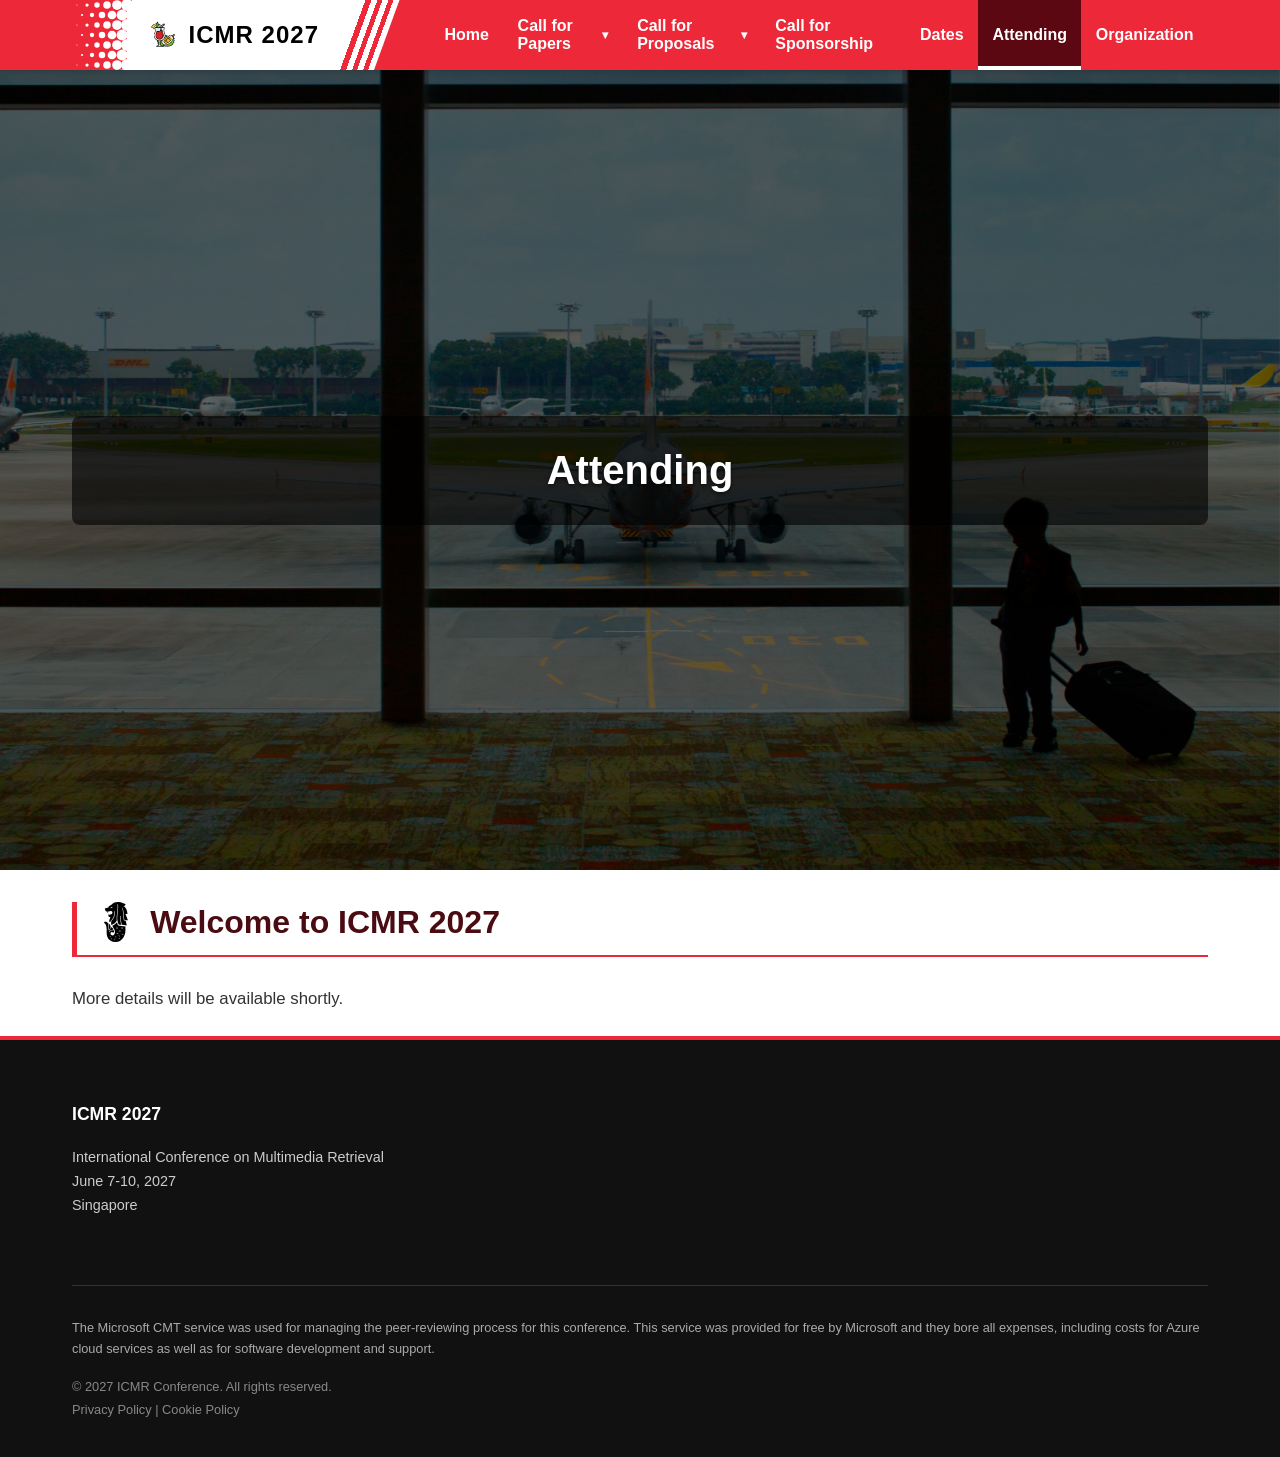
<file: attending.html>
<!doctype html>
<html lang="en">
    <head>
        <meta charset="UTF-8" />
        <meta name="viewport" content="width=device-width, initial-scale=1.0" />
        <title>ICMR 2027 – Attending | Singapore</title>
        <link rel="icon" type="image/svg+xml" href="media/icmr27-logo.svg" />
        <link rel="stylesheet" href="styles.css" />
    </head>
    <body>
        <nav class="navbar">
            <div class="container nav-container">
                <a href="/" class="navbar-brand"><img src="media/icmr27-logo.svg" alt="ICMR 2027 Logo" class="navbar-logo" />ICMR 2027</a>
                <div class="hamburger" id="hamburger">
                    <span class="bar"></span>
                    <span class="bar"></span>
                    <span class="bar"></span>
                </div>
                <ul class="nav-links" id="nav-links">
                    <li><a href="/">Home</a></li>
                    <li class="dropdown">
                        <a href="javascript:void(0)" class="dropdown-toggle">Call for Papers <span class="caret">▾</span></a>
                        <ul class="dropdown-menu">
                            <li><a href="cfc">Regular Papers</a></li>
                            <li><a href="cfbni">Brave New Ideas</a></li>
                            <li><a href="cfd">Demonstrations</a></li>
                        </ul>
                    </li>
                    <li class="dropdown">
                        <a href="javascript:void(0)" class="dropdown-toggle">Call for Proposals <span class="caret">▾</span></a>
                        <ul class="dropdown-menu">
                            <li><a href="cfw">Workshop Proposals</a></li>
                            <li><a href="cft">Tutorial Proposals</a></li>
                            <li><a href="cfgc">Grand Challenge Proposals</a></li>
                        </ul>
                    </li>
                    <li><a href="cfs">Call for Sponsorship</a></li>
                    <li><a href="date">Dates</a></li>
                    <li><a href="attending">Attending</a></li>
                    <li><a href="organization">Organization</a></li>
                </ul>
            </div>
        </nav>

        <section class="hero-banner">
            <div id="video-container">
                <img
                    class="bg-video" src="media/attending.jpg" alt="Attending banner"
                />
                <div class="video-overlay"></div>
            </div>

            <div class="container">
                <div class="banner-text">
                    <h2>Attending</h2>
                </div>
            </div>
        </section>

        <div class="page-section">
            <div class="container">
                <div class="section-layout">
                    <div class="section-body">
                        <div class="bracket-heading">
                            <div class="header-content">
                                <h2>Welcome to ICMR 2027</h2>
                            </div>
                        </div>
                        <p>More details will be available shortly.</p>
                    </div>
                </div>
            </div>
        </div>
        <footer class="footer">
            <div class="container">
                <div class="footer-grid">
                    <div class="footer-col details-col">
                        <h4>ICMR 2027</h4>
                        <p>International Conference on Multimedia Retrieval</p>
                        <p>June 7-10, 2027</p>
                        <p>Singapore</p>
                        <!--<img
                            src="media/acm-logo.png"
                            alt="ACM Association for Computing Machinery"
                            class="footer-logo"
                        />-->
                    </div>
                </div>

                <div class="footer-bottom">
                    <p class="cmt-acknowledgment">The Microsoft CMT service was used for managing the peer-reviewing process for this conference. This service was provided for free by Microsoft and they bore all expenses, including costs for Azure cloud services as well as for software development and support.</p>
                    <p>&copy; 2027 ICMR Conference. All rights reserved.</p>
                    <p>
                        <a href="#privacy">Privacy Policy</a> |
                        <a href="#cookie">Cookie Policy</a>
                    </p>
                </div>
            </div>
        </footer>
        <script src="script.js"></script>
    </body>
</html>
</file>
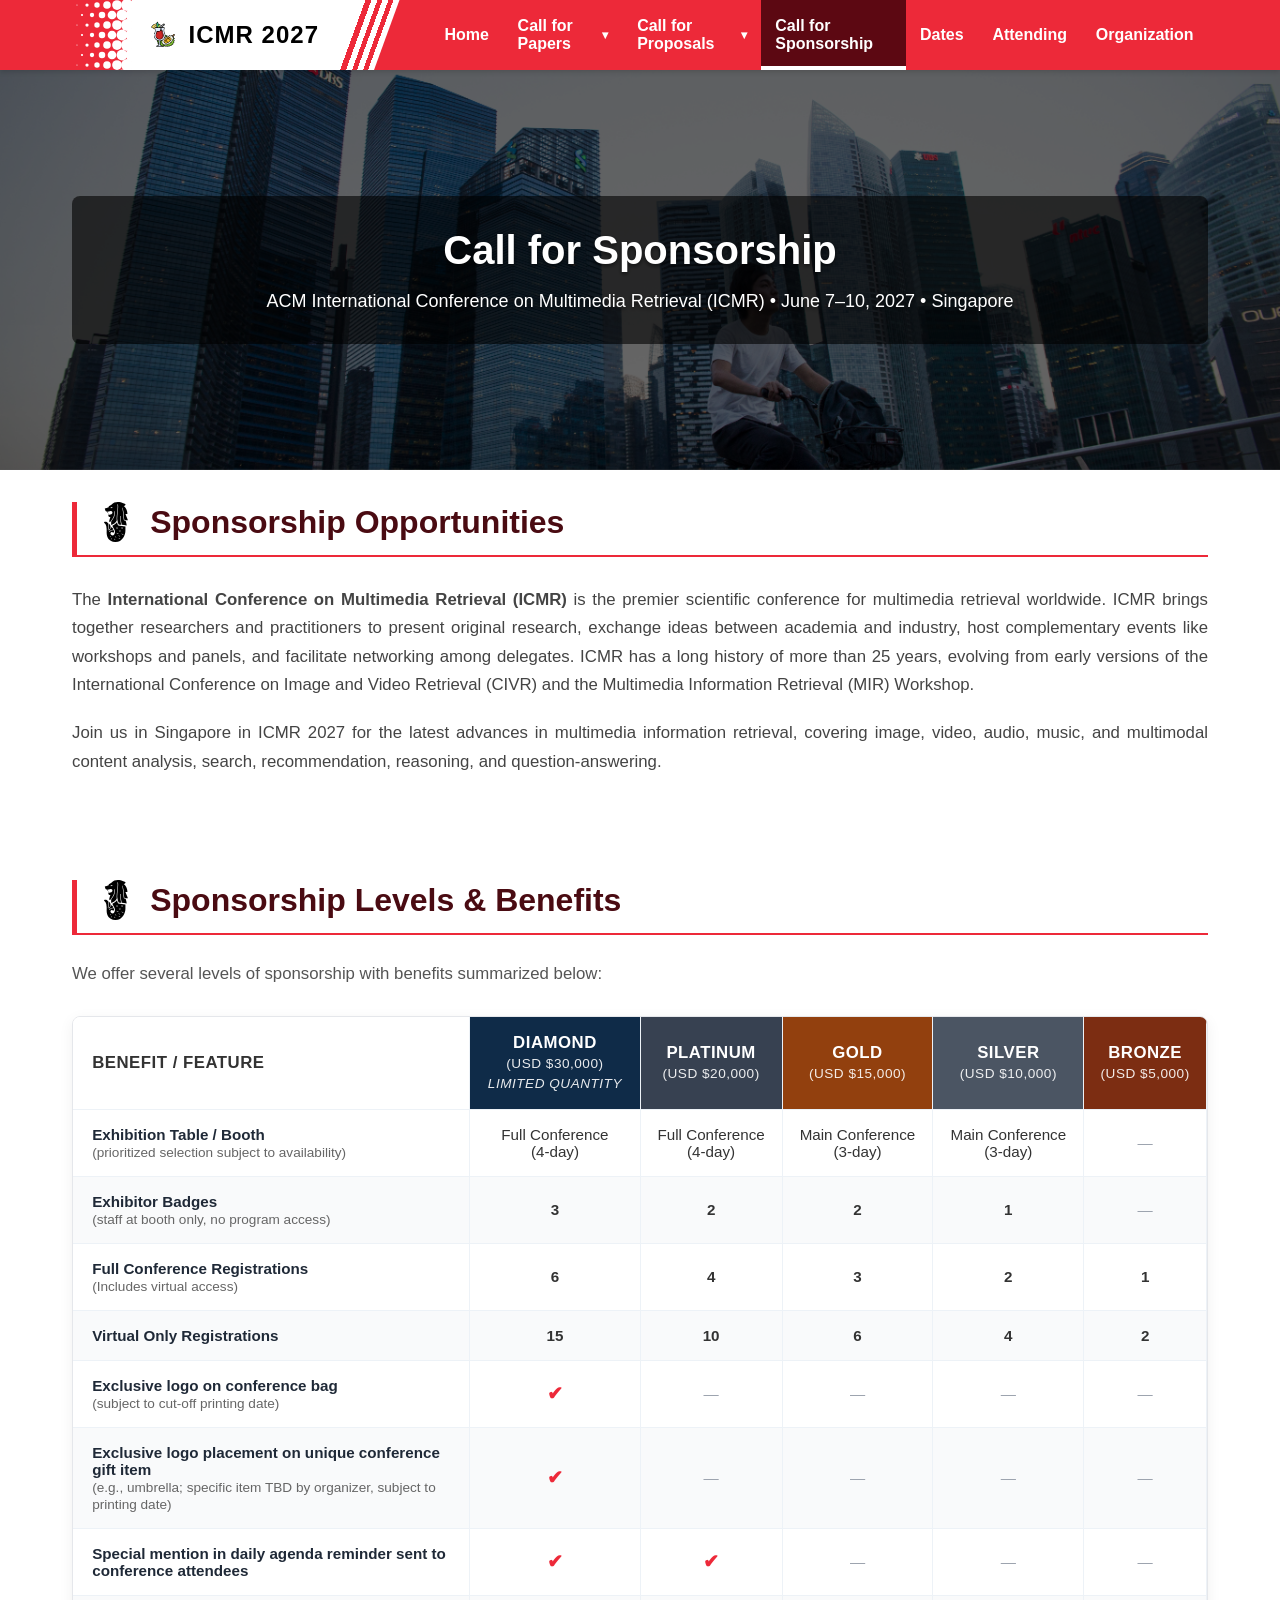
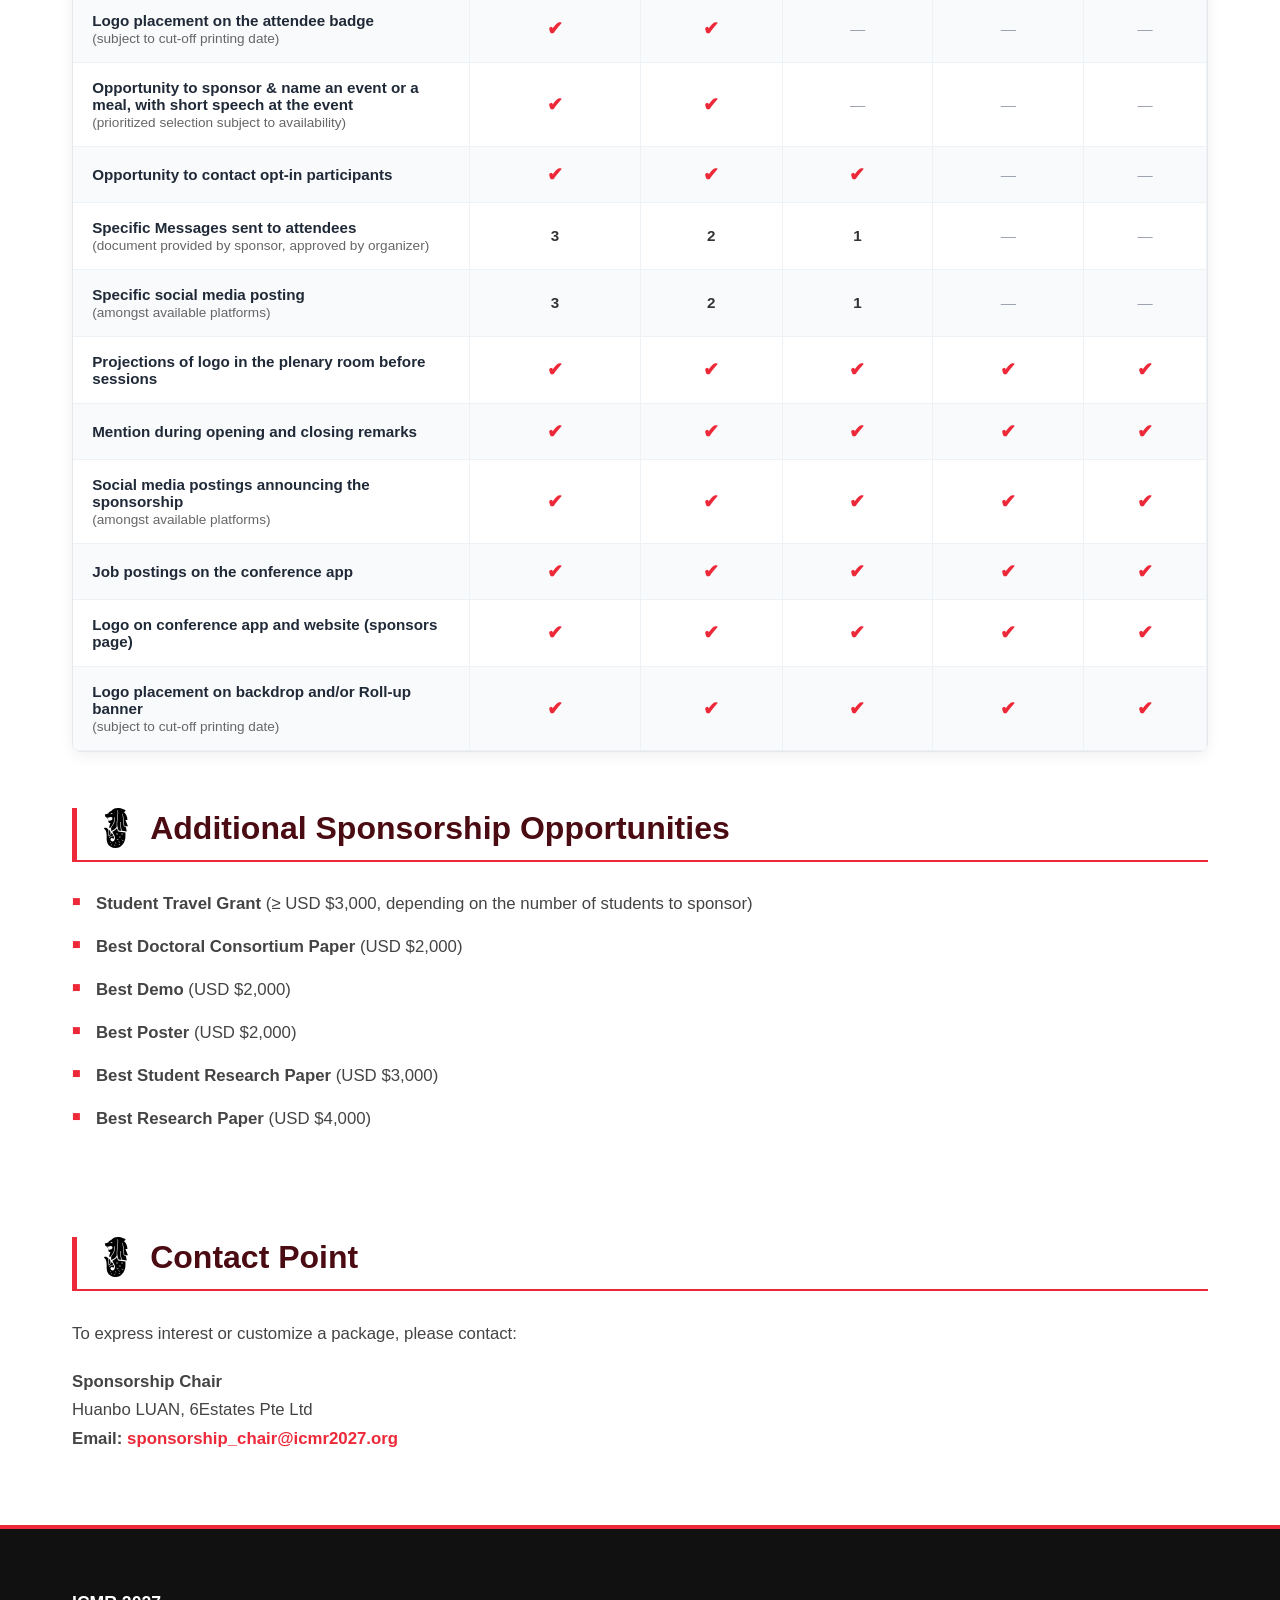
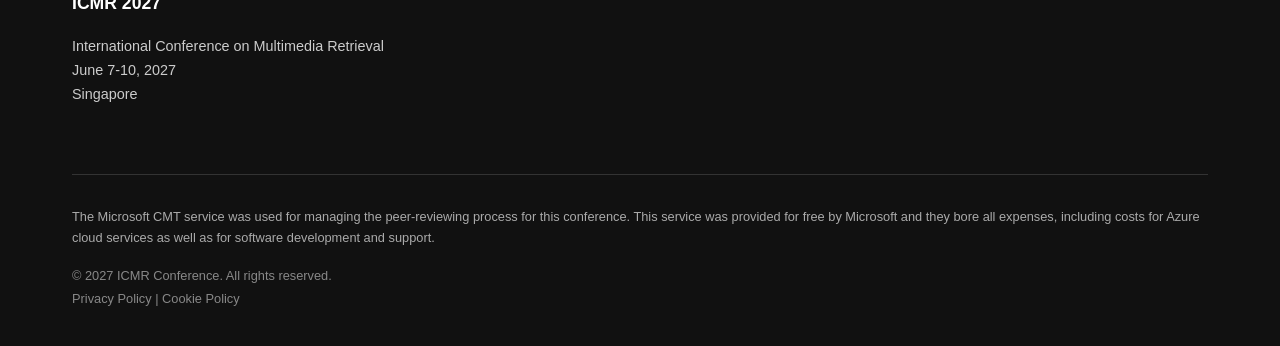
<file: cfs.html>
<!doctype html>
<html lang="en">

<head>
    <meta charset="UTF-8" />
    <meta name="viewport" content="width=device-width, initial-scale=1.0" />
    <title>ICMR 2027 – Call for Sponsorship | Singapore</title>
    <link rel="icon" type="image/svg+xml" href="media/icmr27-logo.svg" />
    <link rel="stylesheet" href="styles.css" />
</head>

<body>
    <nav class="navbar">
        <div class="container nav-container">
            <a href="/" class="navbar-brand"><img src="media/icmr27-logo.svg" alt="ICMR 2027 Logo"
                    class="navbar-logo" />ICMR 2027</a>
            <div class="hamburger" id="hamburger">
                <span class="bar"></span>
                <span class="bar"></span>
                <span class="bar"></span>
            </div>
            <ul class="nav-links" id="nav-links">
                <li><a href="/">Home</a></li>
                <li class="dropdown">
                    <a href="javascript:void(0)" class="dropdown-toggle">Call for Papers <span class="caret">▾</span></a>
                    <ul class="dropdown-menu">
                        <li><a href="cfc">Regular Papers</a></li>
                        <li><a href="cfbni">Brave New Ideas</a></li>
                        <li><a href="cfd">Demonstrations</a></li>
                    </ul>
                </li>
                <li class="dropdown">
                    <a href="javascript:void(0)" class="dropdown-toggle">Call for Proposals <span class="caret">▾</span></a>
                    <ul class="dropdown-menu">
                        <li><a href="cfw">Workshop Proposals</a></li>
                        <li><a href="cft">Tutorial Proposals</a></li>
                        <li><a href="cfgc">Grand Challenge Proposals</a></li>
                    </ul>
                </li>
                <li><a href="cfs">Call for Sponsorship</a></li>
                <li><a href="date">Dates</a></li>
                <li><a href="attending">Attending</a></li>
                <li><a href="organization">Organization</a></li>
            </ul>
        </div>
    </nav>

    <section class="hero-banner" style="height: 400px;">
        <div id="video-container">
            <img class="bg-video" src="media/cfs.jpg" alt="Call for Sponsorship banner" />
            <div class="video-overlay"></div>
        </div>

        <div class="container">
            <div class="banner-text">
                <h2>Call for Sponsorship</h2>
                <br>
                <p style="font-size: 18px;">ACM International Conference on Multimedia Retrieval (ICMR) • June 7–10,
                    2027 • Singapore</p>
            </div>
        </div>
    </section>

    <!-- Overview Section -->
    <div class="page-section">
        <div class="container">
            <div class="bracket-heading">
                <div class="header-content">
                    <h2>Sponsorship Opportunities</h2>
                </div>
            </div>
            <div class="cfc-content-block" style="margin-top: 1.5rem;">
                <p>
                    The <strong>International Conference on Multimedia Retrieval (ICMR)</strong> is the premier
                    scientific conference for multimedia retrieval worldwide. ICMR brings together researchers and
                    practitioners to present original research, exchange ideas between academia and industry, host
                    complementary events like workshops and panels, and facilitate networking among delegates. ICMR has
                    a long history of more than 25 years, evolving from early versions of the International Conference
                    on Image and Video Retrieval (CIVR) and the Multimedia Information Retrieval (MIR) Workshop.
                </p>
                <p>
                    Join us in Singapore in ICMR 2027 for the latest advances in multimedia information retrieval,
                    covering image, video, audio, music, and multimodal content analysis, search, recommendation,
                    reasoning, and question-answering.
                </p>
            </div>
        </div>
    </div>

    <!-- Levels and Benefits Table -->
    <div class="page-section alt-bg">
        <div class="container">
            <div class="bracket-heading">
                <div class="header-content">
                    <h2>Sponsorship Levels &amp; Benefits</h2>
                </div>
            </div>
            <p style="margin-top: 1rem; color: #555; font-size: 1.05rem;">
                We offer several levels of sponsorship with benefits summarized below:
            </p>

            <div class="sponsorship-table-wrapper">
                <table class="sponsorship-table">
                    <thead>
                        <tr>
                            <th style="width: 30%;">Benefit / Feature</th>
                            <th class="tier-diamond">Diamond<br><span
                                    style="font-size: 0.85rem; font-weight: normal; opacity: 0.9;">(USD
                                    $30,000)<br><i>Limited Quantity</i></span></th>
                            <th class="tier-platinum">Platinum<br><span
                                    style="font-size: 0.85rem; font-weight: normal; opacity: 0.9;">(USD $20,000)</span>
                            </th>
                            <th class="tier-gold">Gold<br><span
                                    style="font-size: 0.85rem; font-weight: normal; opacity: 0.9;">(USD $15,000)</span>
                            </th>
                            <th class="tier-silver">Silver<br><span
                                    style="font-size: 0.85rem; font-weight: normal; opacity: 0.9;">(USD $10,000)</span>
                            </th>
                            <th class="tier-bronze">Bronze<br><span
                                    style="font-size: 0.85rem; font-weight: normal; opacity: 0.9;">(USD $5,000)</span>
                            </th>
                        </tr>
                    </thead>
                    <tbody>
                        <tr>
                            <td class="feature-title">Exhibition Table / Booth <br><span
                                    style="font-size: 0.85rem; font-weight: normal; color: #666;">(prioritized selection
                                    subject to availability)</span></td>
                            <td>Full Conference<br>(4-day)</td>
                            <td>Full Conference<br>(4-day)</td>
                            <td>Main Conference<br>(3-day)</td>
                            <td>Main Conference<br>(3-day)</td>
                            <td><span class="dash-mark">—</span></td>
                        </tr>
                        <tr>
                            <td class="feature-title">Exhibitor Badges <br><span
                                    style="font-size: 0.85rem; font-weight: normal; color: #666;">(staff at booth only,
                                    no program access)</span></td>
                            <td><strong>3</strong></td>
                            <td><strong>2</strong></td>
                            <td><strong>2</strong></td>
                            <td><strong>1</strong></td>
                            <td><span class="dash-mark">—</span></td>
                        </tr>
                        <tr>
                            <td class="feature-title">Full Conference Registrations <br><span
                                    style="font-size: 0.85rem; font-weight: normal; color: #666;">(Includes virtual
                                    access)</span></td>
                            <td><strong>6</strong></td>
                            <td><strong>4</strong></td>
                            <td><strong>3</strong></td>
                            <td><strong>2</strong></td>
                            <td><strong>1</strong></td>
                        </tr>
                        <tr>
                            <td class="feature-title">Virtual Only Registrations</td>
                            <td><strong>15</strong></td>
                            <td><strong>10</strong></td>
                            <td><strong>6</strong></td>
                            <td><strong>4</strong></td>
                            <td><strong>2</strong></td>
                        </tr>
                        <tr>
                            <td class="feature-title">Exclusive logo on conference bag <br><span
                                    style="font-size: 0.85rem; font-weight: normal; color: #666;">(subject to cut-off
                                    printing date)</span></td>
                            <td><span class="check-mark">✔</span></td>
                            <td><span class="dash-mark">—</span></td>
                            <td><span class="dash-mark">—</span></td>
                            <td><span class="dash-mark">—</span></td>
                            <td><span class="dash-mark">—</span></td>
                        </tr>
                        <tr>
                            <td class="feature-title">Exclusive logo placement on unique conference gift item <br><span
                                    style="font-size: 0.85rem; font-weight: normal; color: #666;">(e.g., umbrella;
                                    specific item TBD by organizer, subject to printing date)</span></td>
                            <td><span class="check-mark">✔</span></td>
                            <td><span class="dash-mark">—</span></td>
                            <td><span class="dash-mark">—</span></td>
                            <td><span class="dash-mark">—</span></td>
                            <td><span class="dash-mark">—</span></td>
                        </tr>
                        <tr>
                            <td class="feature-title">Special mention in daily agenda reminder sent to conference
                                attendees</td>
                            <td><span class="check-mark">✔</span></td>
                            <td><span class="check-mark">✔</span></td>
                            <td><span class="dash-mark">—</span></td>
                            <td><span class="dash-mark">—</span></td>
                            <td><span class="dash-mark">—</span></td>
                        </tr>
                        <tr>
                            <td class="feature-title">Logo placement on the attendee badge <br><span
                                    style="font-size: 0.85rem; font-weight: normal; color: #666;">(subject to cut-off
                                    printing date)</span></td>
                            <td><span class="check-mark">✔</span></td>
                            <td><span class="check-mark">✔</span></td>
                            <td><span class="dash-mark">—</span></td>
                            <td><span class="dash-mark">—</span></td>
                            <td><span class="dash-mark">—</span></td>
                        </tr>
                        <tr>
                            <td class="feature-title">Opportunity to sponsor &amp; name an event or a meal, with short
                                speech at the event <br><span
                                    style="font-size: 0.85rem; font-weight: normal; color: #666;">(prioritized selection
                                    subject to availability)</span></td>
                            <td><span class="check-mark">✔</span></td>
                            <td><span class="check-mark">✔</span></td>
                            <td><span class="dash-mark">—</span></td>
                            <td><span class="dash-mark">—</span></td>
                            <td><span class="dash-mark">—</span></td>
                        </tr>
                        <tr>
                            <td class="feature-title">Opportunity to contact opt-in participants</td>
                            <td><span class="check-mark">✔</span></td>
                            <td><span class="check-mark">✔</span></td>
                            <td><span class="check-mark">✔</span></td>
                            <td><span class="dash-mark">—</span></td>
                            <td><span class="dash-mark">—</span></td>
                        </tr>
                        <tr>
                            <td class="feature-title">Specific Messages sent to attendees <br><span
                                    style="font-size: 0.85rem; font-weight: normal; color: #666;">(document provided by
                                    sponsor, approved by organizer)</span></td>
                            <td><strong>3</strong></td>
                            <td><strong>2</strong></td>
                            <td><strong>1</strong></td>
                            <td><span class="dash-mark">—</span></td>
                            <td><span class="dash-mark">—</span></td>
                        </tr>
                        <tr>
                            <td class="feature-title">Specific social media posting <br><span
                                    style="font-size: 0.85rem; font-weight: normal; color: #666;">(amongst available
                                    platforms)</span></td>
                            <td><strong>3</strong></td>
                            <td><strong>2</strong></td>
                            <td><strong>1</strong></td>
                            <td><span class="dash-mark">—</span></td>
                            <td><span class="dash-mark">—</span></td>
                        </tr>
                        <tr>
                            <td class="feature-title">Projections of logo in the plenary room before sessions</td>
                            <td><span class="check-mark">✔</span></td>
                            <td><span class="check-mark">✔</span></td>
                            <td><span class="check-mark">✔</span></td>
                            <td><span class="check-mark">✔</span></td>
                            <td><span class="check-mark">✔</span></td>
                        </tr>
                        <tr>
                            <td class="feature-title">Mention during opening and closing remarks</td>
                            <td><span class="check-mark">✔</span></td>
                            <td><span class="check-mark">✔</span></td>
                            <td><span class="check-mark">✔</span></td>
                            <td><span class="check-mark">✔</span></td>
                            <td><span class="check-mark">✔</span></td>
                        </tr>
                        <tr>
                            <td class="feature-title">Social media postings announcing the sponsorship <br><span
                                    style="font-size: 0.85rem; font-weight: normal; color: #666;">(amongst available
                                    platforms)</span></td>
                            <td><span class="check-mark">✔</span></td>
                            <td><span class="check-mark">✔</span></td>
                            <td><span class="check-mark">✔</span></td>
                            <td><span class="check-mark">✔</span></td>
                            <td><span class="check-mark">✔</span></td>
                        </tr>
                        <tr>
                            <td class="feature-title">Job postings on the conference app</td>
                            <td><span class="check-mark">✔</span></td>
                            <td><span class="check-mark">✔</span></td>
                            <td><span class="check-mark">✔</span></td>
                            <td><span class="check-mark">✔</span></td>
                            <td><span class="check-mark">✔</span></td>
                        </tr>
                        <tr>
                            <td class="feature-title">Logo on conference app and website (sponsors page)</td>
                            <td><span class="check-mark">✔</span></td>
                            <td><span class="check-mark">✔</span></td>
                            <td><span class="check-mark">✔</span></td>
                            <td><span class="check-mark">✔</span></td>
                            <td><span class="check-mark">✔</span></td>
                        </tr>
                        <tr>
                            <td class="feature-title">Logo placement on backdrop and/or Roll-up banner <br><span
                                    style="font-size: 0.85rem; font-weight: normal; color: #666;">(subject to cut-off
                                    printing date)</span></td>
                            <td><span class="check-mark">✔</span></td>
                            <td><span class="check-mark">✔</span></td>
                            <td><span class="check-mark">✔</span></td>
                            <td><span class="check-mark">✔</span></td>
                            <td><span class="check-mark">✔</span></td>
                        </tr>
                    </tbody>
                </table>
            </div>
        </div>
    </div>

    <!-- Additional Sponsorship Opportunities -->
    <div class="page-section">
        <div class="container">
            <div class="bracket-heading">
                <div class="header-content">
                    <h2>Additional Sponsorship Opportunities</h2>
                </div>
            </div>
            <div class="cfc-content-block" style="margin-top: 1.5rem;">
                <ul class="cfc-list">
                    <li><strong>Student Travel Grant</strong> (&ge; USD $3,000, depending on the number of students to
                        sponsor)</li>
                    <li><strong>Best Doctoral Consortium Paper</strong> (USD $2,000)</li>
                    <li><strong>Best Demo</strong> (USD $2,000)</li>
                    <li><strong>Best Poster</strong> (USD $2,000)</li>
                    <li><strong>Best Student Research Paper</strong> (USD $3,000)</li>
                    <li><strong>Best Research Paper</strong> (USD $4,000)</li>
                </ul>
            </div>
        </div>
    </div>

    <!-- Direct Contact Section -->
    <div class="page-section alt-bg">
        <div class="container">
            <div class="bracket-heading">
                <div class="header-content">
                    <h2>Contact Point</h2>
                </div>
            </div>
            <div class="cfc-content-block" style="margin-top: 1.5rem; font-size: 1.05rem; line-height: 1.8;">
                <p>To express interest or customize a package, please contact:</p>
                <p style="margin-top: 0.8rem;"><strong>Sponsorship Chair</strong><br>Huanbo LUAN, 6Estates Pte
                    Ltd<br><strong>Email:</strong> <a href="mailto:sponsorship_chair@icmr2027.org"
                        style="color: #ed2939; font-weight: bold; text-decoration: none;">sponsorship_chair@icmr2027.org</a>
                </p>
            </div>
        </div>
    </div>

    <footer class="footer">
        <div class="container">
            <div class="footer-grid">
                <div class="footer-col details-col">
                    <h4>ICMR 2027</h4>
                    <p>International Conference on Multimedia Retrieval</p>
                    <p>June 7-10, 2027</p>
                    <p>Singapore</p>
                </div>
            </div>

            <div class="footer-bottom">
                <p class="cmt-acknowledgment">The Microsoft CMT service was used for managing the peer-reviewing process for this conference. This service was provided for free by Microsoft and they bore all expenses, including costs for Azure cloud services as well as for software development and support.</p>
                <p>&copy; 2027 ICMR Conference. All rights reserved.</p>
                <p>
                    <a href="#privacy">Privacy Policy</a> |
                    <a href="#cookie">Cookie Policy</a>
                </p>
            </div>
        </div>
    </footer>
    <script src="script.js"></script>
</body>

</html>
</file>
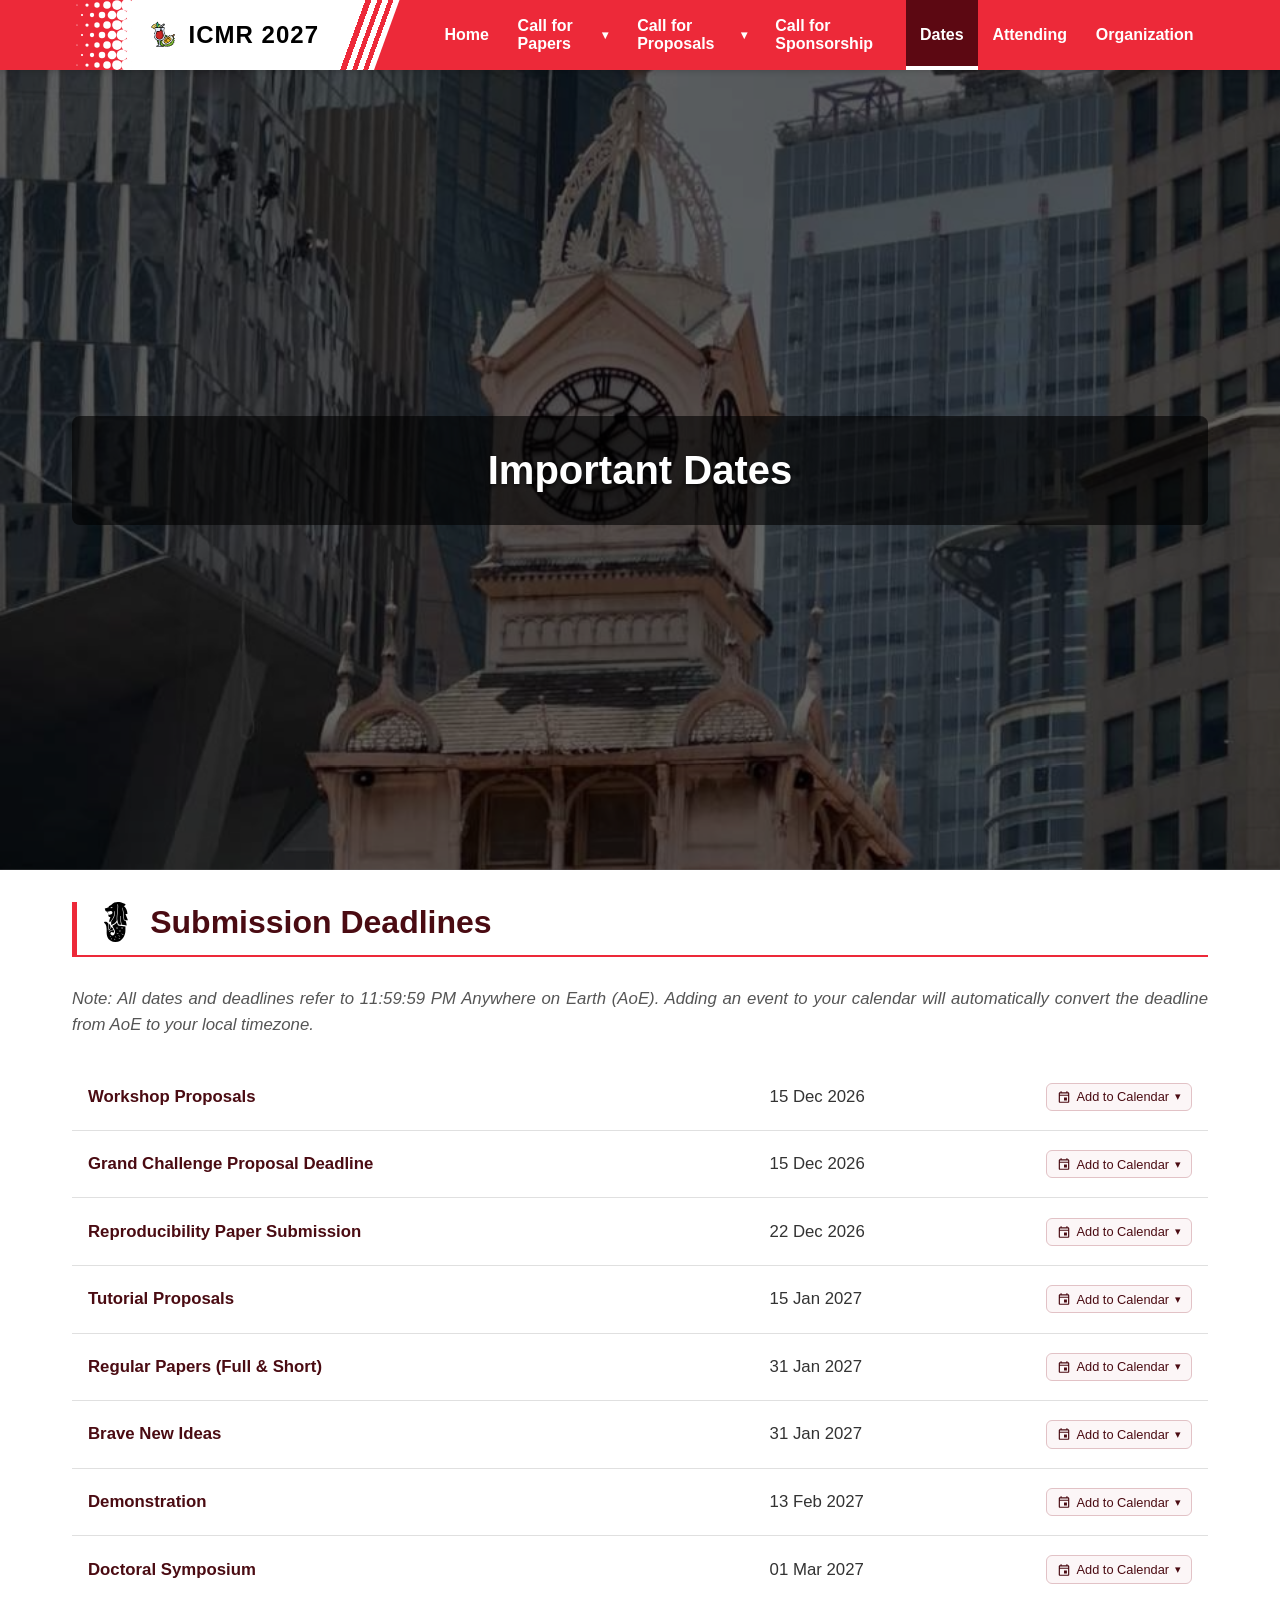
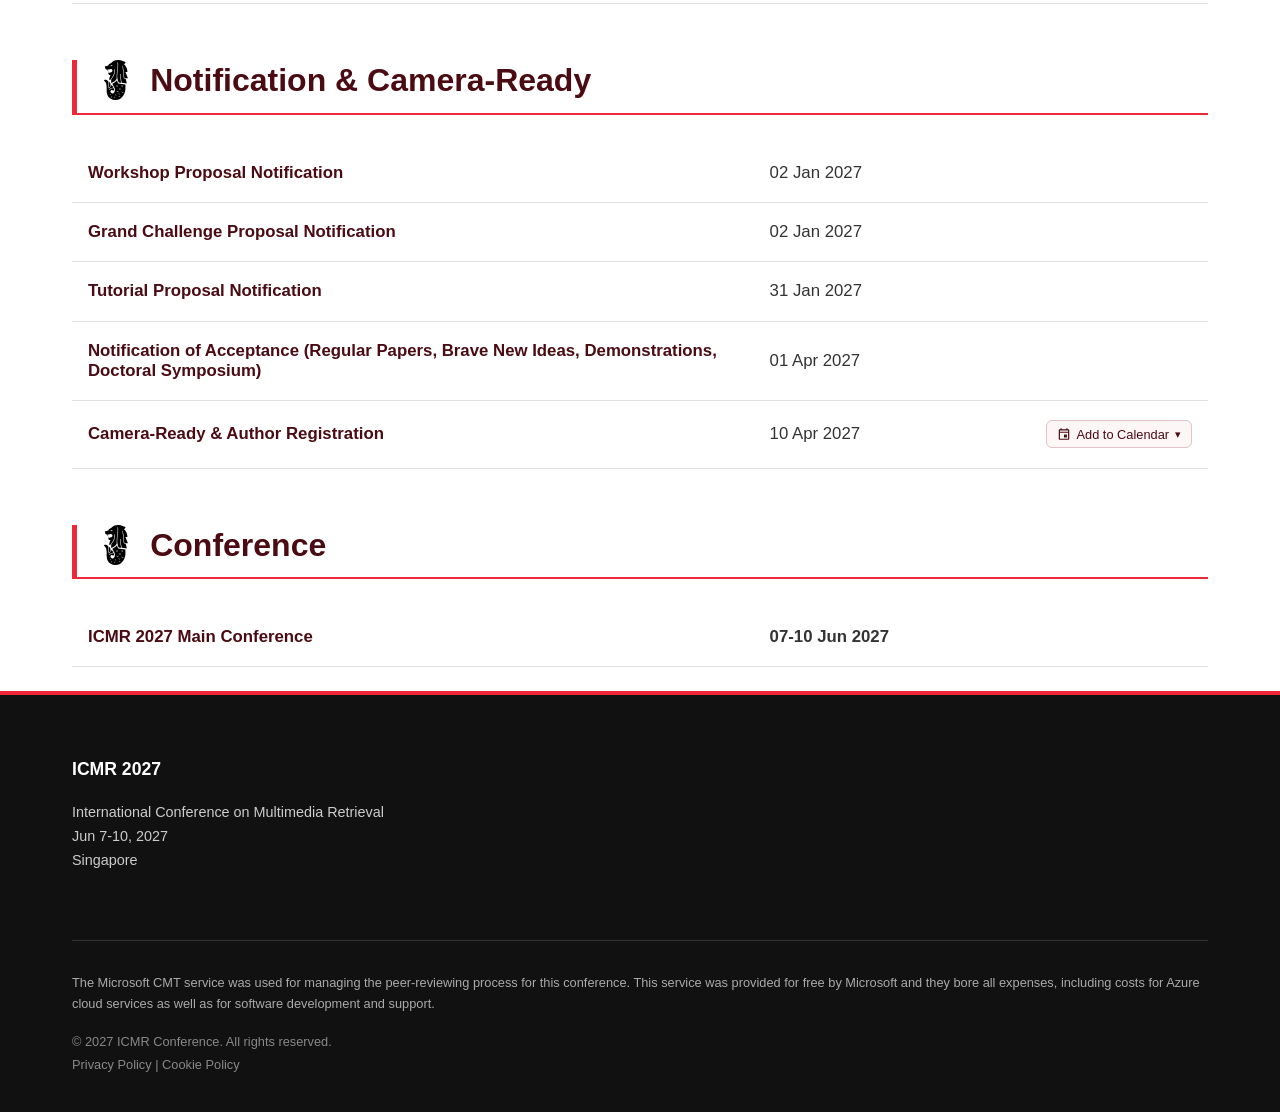
<file: date.html>
<!doctype html>
<html lang="en">

<head>
    <meta charset="UTF-8" />
    <meta name="viewport" content="width=device-width, initial-scale=1.0" />
    <title>ICMR 2027 – Important Dates | Singapore</title>
    <link rel="icon" type="image/svg+xml" href="media/icmr27-logo.svg" />
    <link rel="stylesheet" href="styles.css" />
</head>

<body>
    <nav class="navbar">
        <div class="container nav-container">
            <a href="/" class="navbar-brand"><img src="media/icmr27-logo.svg" alt="ICMR 2027 Logo"
                    class="navbar-logo" />ICMR 2027</a>
            <div class="hamburger" id="hamburger">
                <span class="bar"></span>
                <span class="bar"></span>
                <span class="bar"></span>
            </div>
            <ul class="nav-links" id="nav-links">
                <li><a href="/">Home</a></li>
                <li class="dropdown">
                    <a href="javascript:void(0)" class="dropdown-toggle">Call for Papers <span class="caret">▾</span></a>
                    <ul class="dropdown-menu">
                        <li><a href="cfc">Regular Papers</a></li>
                        <li><a href="cfbni">Brave New Ideas</a></li>
                        <li><a href="cfd">Demonstrations</a></li>
                    </ul>
                </li>
                <li class="dropdown">
                    <a href="javascript:void(0)" class="dropdown-toggle">Call for Proposals <span class="caret">▾</span></a>
                    <ul class="dropdown-menu">
                        <li><a href="cfw">Workshop Proposals</a></li>
                        <li><a href="cft">Tutorial Proposals</a></li>
                        <li><a href="cfgc">Grand Challenge Proposals</a></li>
                    </ul>
                </li>
                <li><a href="cfs">Call for Sponsorship</a></li>
                <li><a href="date">Dates</a></li>
                <li><a href="attending">Attending</a></li>
                <li><a href="organization">Organization</a></li>
            </ul>
        </div>
    </nav>

    <section class="hero-banner">
        <div id="video-container">
            <img class="bg-video" src="media/date.jpg" alt="Important Dates banner" />
            <div class="video-overlay"></div>
        </div>

        <div class="container">
            <div class="banner-text">
                <h2>Important Dates</h2>
            </div>
        </div>
    </section>

    <div class="page-section">
        <div class="container">
            <div class="section-layout">
                <div class="section-body" style="width: 100%;">
                    <div class="bracket-heading">
                        <div class="header-content">
                            <h2>Submission Deadlines</h2>
                        </div>
                    </div>
                    <p class="dates-note">Note: All dates and deadlines refer to 11:59:59 PM Anywhere on Earth (AoE).
                        Adding an event to your calendar will automatically convert the deadline from AoE to your local
                        timezone.
                    </p>
                    <table class="dates-table">
                        <tbody>
                            <tr>
                                <th>Workshop Proposals</th>
                                <td>
                                    <div class="date-cell">
                                        <span>15 Dec 2026</span>
                                        <div class="cal-dropdown">
                                            <button class="cal-btn" data-title="ICMR 2027: Workshop Proposals Due"
                                                data-start="2026-12-15" data-type="aoe">
                                                <svg viewBox="0 0 24 24" width="14" height="14" fill="currentColor">
                                                    <path
                                                        d="M19 4h-1V2h-2v2H8V2H6v2H5c-1.11 0-1.99.9-1.99 2L3 20c0 1.1.89 2 2 2h14c1.1 0 2-.9 2-2V6c0-1.1-.9-2-2-2zm0 16H5V10h14v10zm0-12H5V6h14v2zm-7 5h5v5h-5z" />
                                                </svg>
                                                Add to Calendar <span class="caret">▾</span>
                                            </button>
                                            <div class="cal-menu">
                                                <a href="#" class="cal-gcal" target="_blank" rel="noopener">🌐 Google
                                                    Calendar</a>
                                                <a href="#" class="cal-outlook" target="_blank" rel="noopener">✉️
                                                    Outlook Web</a>
                                                <a href="#" class="cal-ics">📅 Apple / iCal (.ics)</a>
                                            </div>
                                        </div>
                                    </div>
                                </td>
                            </tr>
                            <tr>
                                <th>Grand Challenge Proposal Deadline</th>
                                <td>
                                    <div class="date-cell">
                                        <span>15 Dec 2026</span>
                                        <div class="cal-dropdown">
                                            <button class="cal-btn"
                                                data-title="ICMR 2027: Grand Challenge Proposal Deadline"
                                                data-start="2026-12-15" data-type="aoe">
                                                <svg viewBox="0 0 24 24" width="14" height="14" fill="currentColor">
                                                    <path
                                                        d="M19 4h-1V2h-2v2H8V2H6v2H5c-1.11 0-1.99.9-1.99 2L3 20c0 1.1.89 2 2 2h14c1.1 0 2-.9 2-2V6c0-1.1-.9-2-2-2zm0 16H5V10h14v10zm0-12H5V6h14v2zm-7 5h5v5h-5z" />
                                                </svg>
                                                Add to Calendar <span class="caret">▾</span>
                                            </button>
                                            <div class="cal-menu">
                                                <a href="#" class="cal-gcal" target="_blank" rel="noopener">🌐 Google
                                                    Calendar</a>
                                                <a href="#" class="cal-outlook" target="_blank" rel="noopener">✉️
                                                    Outlook Web</a>
                                                <a href="#" class="cal-ics">📅 Apple / iCal (.ics)</a>
                                            </div>
                                        </div>
                                    </div>
                                </td>
                            </tr>
                            <tr>
                                <th>Reproducibility Paper Submission</th>
                                <td>
                                    <div class="date-cell">
                                        <span>22 Dec 2026</span>
                                        <div class="cal-dropdown">
                                            <button class="cal-btn"
                                                data-title="ICMR 2027: Reproducibility Paper Submission"
                                                data-start="2026-12-22" data-type="aoe">
                                                <svg viewBox="0 0 24 24" width="14" height="14" fill="currentColor">
                                                    <path
                                                        d="M19 4h-1V2h-2v2H8V2H6v2H5c-1.11 0-1.99.9-1.99 2L3 20c0 1.1.89 2 2 2h14c1.1 0 2-.9 2-2V6c0-1.1-.9-2-2-2zm0 16H5V10h14v10zm0-12H5V6h14v2zm-7 5h5v5h-5z" />
                                                </svg>
                                                Add to Calendar <span class="caret">▾</span>
                                            </button>
                                            <div class="cal-menu">
                                                <a href="#" class="cal-gcal" target="_blank" rel="noopener">🌐 Google
                                                    Calendar</a>
                                                <a href="#" class="cal-outlook" target="_blank" rel="noopener">✉️
                                                    Outlook Web</a>
                                                <a href="#" class="cal-ics">📅 Apple / iCal (.ics)</a>
                                            </div>
                                        </div>
                                    </div>
                                </td>
                            </tr>
                            <tr>
                                <th>Tutorial Proposals</th>
                                <td>
                                    <div class="date-cell">
                                        <span>15 Jan 2027</span>
                                        <div class="cal-dropdown">
                                            <button class="cal-btn"
                                                data-title="ICMR 2027: Tutorial Proposals Due"
                                                data-start="2027-01-15" data-type="aoe">
                                                <svg viewBox="0 0 24 24" width="14" height="14" fill="currentColor">
                                                    <path
                                                        d="M19 4h-1V2h-2v2H8V2H6v2H5c-1.11 0-1.99.9-1.99 2L3 20c0 1.1.89 2 2 2h14c1.1 0 2-.9 2-2V6c0-1.1-.9-2-2-2zm0 16H5V10h14v10zm0-12H5V6h14v2zm-7 5h5v5h-5z" />
                                                </svg>
                                                Add to Calendar <span class="caret">▾</span>
                                            </button>
                                            <div class="cal-menu">
                                                <a href="#" class="cal-gcal" target="_blank" rel="noopener">🌐 Google
                                                    Calendar</a>
                                                <a href="#" class="cal-outlook" target="_blank" rel="noopener">✉️
                                                    Outlook Web</a>
                                                <a href="#" class="cal-ics">📅 Apple / iCal (.ics)</a>
                                            </div>
                                        </div>
                                    </div>
                                </td>
                            </tr>
                            <tr>
                                <th>Regular Papers (Full & Short)</th>
                                <td>
                                    <div class="date-cell">
                                        <span>31 Jan 2027</span>
                                        <div class="cal-dropdown">
                                            <button class="cal-btn"
                                                data-title="ICMR 2027: Regular Papers Submission Deadline"
                                                data-start="2027-01-31" data-type="aoe">
                                                <svg viewBox="0 0 24 24" width="14" height="14" fill="currentColor">
                                                    <path
                                                        d="M19 4h-1V2h-2v2H8V2H6v2H5c-1.11 0-1.99.9-1.99 2L3 20c0 1.1.89 2 2 2h14c1.1 0 2-.9 2-2V6c0-1.1-.9-2-2-2zm0 16H5V10h14v10zm0-12H5V6h14v2zm-7 5h5v5h-5z" />
                                                </svg>
                                                Add to Calendar <span class="caret">▾</span>
                                            </button>
                                            <div class="cal-menu">
                                                <a href="#" class="cal-gcal" target="_blank" rel="noopener">🌐 Google
                                                    Calendar</a>
                                                <a href="#" class="cal-outlook" target="_blank" rel="noopener">✉️
                                                    Outlook Web</a>
                                                <a href="#" class="cal-ics">📅 Apple / iCal (.ics)</a>
                                            </div>
                                        </div>
                                    </div>
                                </td>
                            </tr>
                            <tr>
                                <th>Brave New Ideas</th>
                                <td>
                                    <div class="date-cell">
                                        <span>31 Jan 2027</span>
                                        <div class="cal-dropdown">
                                            <button class="cal-btn"
                                                data-title="ICMR 2027: Brave New Ideas Deadline"
                                                data-start="2027-01-31" data-type="aoe">
                                                <svg viewBox="0 0 24 24" width="14" height="14" fill="currentColor">
                                                    <path
                                                        d="M19 4h-1V2h-2v2H8V2H6v2H5c-1.11 0-1.99.9-1.99 2L3 20c0 1.1.89 2 2 2h14c1.1 0 2-.9 2-2V6c0-1.1-.9-2-2-2zm0 16H5V10h14v10zm0-12H5V6h14v2zm-7 5h5v5h-5z" />
                                                </svg>
                                                Add to Calendar <span class="caret">▾</span>
                                            </button>
                                            <div class="cal-menu">
                                                <a href="#" class="cal-gcal" target="_blank" rel="noopener">🌐 Google
                                                    Calendar</a>
                                                <a href="#" class="cal-outlook" target="_blank" rel="noopener">✉️
                                                    Outlook Web</a>
                                                <a href="#" class="cal-ics">📅 Apple / iCal (.ics)</a>
                                            </div>
                                        </div>
                                    </div>
                                </td>
                            </tr>
                            <tr>
                                <th>Demonstration</th>
                                <td>
                                    <div class="date-cell">
                                        <span>13 Feb 2027</span>
                                        <div class="cal-dropdown">
                                            <button class="cal-btn"
                                                data-title="ICMR 2027: Demonstration Deadline"
                                                data-start="2027-02-13" data-type="aoe">
                                                <svg viewBox="0 0 24 24" width="14" height="14" fill="currentColor">
                                                    <path
                                                        d="M19 4h-1V2h-2v2H8V2H6v2H5c-1.11 0-1.99.9-1.99 2L3 20c0 1.1.89 2 2 2h14c1.1 0 2-.9 2-2V6c0-1.1-.9-2-2-2zm0 16H5V10h14v10zm0-12H5V6h14v2zm-7 5h5v5h-5z" />
                                                </svg>
                                                Add to Calendar <span class="caret">▾</span>
                                            </button>
                                            <div class="cal-menu">
                                                <a href="#" class="cal-gcal" target="_blank" rel="noopener">🌐 Google
                                                    Calendar</a>
                                                <a href="#" class="cal-outlook" target="_blank" rel="noopener">✉️
                                                    Outlook Web</a>
                                                <a href="#" class="cal-ics">📅 Apple / iCal (.ics)</a>
                                            </div>
                                        </div>
                                    </div>
                                </td>
                            </tr>
                            <tr>
                                <th>Doctoral Symposium</th>
                                <td>
                                    <div class="date-cell">
                                        <span>01 Mar 2027</span>
                                        <div class="cal-dropdown">
                                            <button class="cal-btn"
                                                data-title="ICMR 2027: Doctoral Symposium Deadline"
                                                data-start="2027-03-01" data-type="aoe">
                                                <svg viewBox="0 0 24 24" width="14" height="14" fill="currentColor">
                                                    <path
                                                        d="M19 4h-1V2h-2v2H8V2H6v2H5c-1.11 0-1.99.9-1.99 2L3 20c0 1.1.89 2 2 2h14c1.1 0 2-.9 2-2V6c0-1.1-.9-2-2-2zm0 16H5V10h14v10zm0-12H5V6h14v2zm-7 5h5v5h-5z" />
                                                </svg>
                                                Add to Calendar <span class="caret">▾</span>
                                            </button>
                                            <div class="cal-menu">
                                                <a href="#" class="cal-gcal" target="_blank" rel="noopener">🌐 Google
                                                    Calendar</a>
                                                <a href="#" class="cal-outlook" target="_blank" rel="noopener">✉️
                                                    Outlook Web</a>
                                                <a href="#" class="cal-ics">📅 Apple / iCal (.ics)</a>
                                            </div>
                                        </div>
                                    </div>
                                </td>
                            </tr>
                        </tbody>
                    </table>
                </div>
            </div>
        </div>
    </div>

    <div class="page-section alt-bg">
        <div class="container">
            <div class="section-layout">
                <div class="section-body" style="width: 100%;">
                    <div class="bracket-heading">
                        <div class="header-content">
                            <h2>Notification & Camera-Ready</h2>
                        </div>
                    </div>
                    <table class="dates-table">
                        <tbody>
                            <tr>
                                <th>Workshop Proposal Notification</th>
                                <td>02 Jan 2027</td>
                            </tr>
                            <tr>
                                <th>Grand Challenge Proposal Notification</th>
                                <td>02 Jan 2027</td>
                            </tr>
                            <tr>
                                <th>Tutorial Proposal Notification</th>
                                <td>31 Jan 2027</td>
                            </tr>
                            <tr>
                                <th>Notification of Acceptance (Regular Papers, Brave New Ideas, Demonstrations, Doctoral Symposium)</th>
                                <td>01 Apr 2027</td>
                            </tr>
                            <tr>
                                <th>Camera-Ready & Author Registration</th>
                                <td>
                                    <div class="date-cell">
                                        <span>10 Apr 2027</span>
                                        <div class="cal-dropdown">
                                            <button class="cal-btn"
                                                data-title="ICMR 2027: Camera-Ready & Author Registration"
                                                data-start="2027-04-10" data-type="aoe">
                                                <svg viewBox="0 0 24 24" width="14" height="14" fill="currentColor">
                                                    <path
                                                        d="M19 4h-1V2h-2v2H8V2H6v2H5c-1.11 0-1.99.9-1.99 2L3 20c0 1.1.89 2 2 2h14c1.1 0 2-.9 2-2V6c0-1.1-.9-2-2-2zm0 16H5V10h14v10zm0-12H5V6h14v2zm-7 5h5v5h-5z" />
                                                </svg>
                                                Add to Calendar <span class="caret">▾</span>
                                            </button>
                                            <div class="cal-menu">
                                                <a href="#" class="cal-gcal" target="_blank" rel="noopener">🌐 Google
                                                    Calendar</a>
                                                <a href="#" class="cal-outlook" target="_blank" rel="noopener">✉️
                                                    Outlook Web</a>
                                                <a href="#" class="cal-ics">📅 Apple / iCal (.ics)</a>
                                            </div>
                                        </div>
                                    </div>
                                </td>
                            </tr>
                        </tbody>
                    </table>
                </div>
            </div>
        </div>
    </div>

    <div class="page-section">
        <div class="container">
            <div class="section-layout">
                <div class="section-body" style="width: 100%;">
                    <div class="bracket-heading">
                        <div class="header-content">
                            <h2>Conference</h2>
                        </div>
                    </div>
                    <table class="dates-table">
                        <tbody>
                            <tr>
                                <th>ICMR 2027 Main Conference</th>
                                <td><strong>07-10 Jun 2027</strong></td>
                            </tr>
                        </tbody>
                    </table>
                </div>
            </div>
        </div>
    </div>

    <footer class="footer">
        <div class="container">
            <div class="footer-grid">
                <div class="footer-col details-col">
                    <h4>ICMR 2027</h4>
                    <p>International Conference on Multimedia Retrieval</p>
                    <p>Jun 7-10, 2027</p>
                    <p>Singapore</p>
                    <!--<img
                            src="media/acm-logo.png"
                            alt="ACM Association for Computing Machinery"
                            class="footer-logo"
                        />-->
                </div>
            </div>

            <div class="footer-bottom">
                <p class="cmt-acknowledgment">The Microsoft CMT service was used for managing the peer-reviewing process for this conference. This service was provided for free by Microsoft and they bore all expenses, including costs for Azure cloud services as well as for software development and support.</p>
                <p>&copy; 2027 ICMR Conference. All rights reserved.</p>
                <p>
                    <a href="#privacy">Privacy Policy</a> |
                    <a href="#cookie">Cookie Policy</a>
                </p>
            </div>
        </div>
    </footer>
    <script src="script.js"></script>
</body>

</html>
</file>
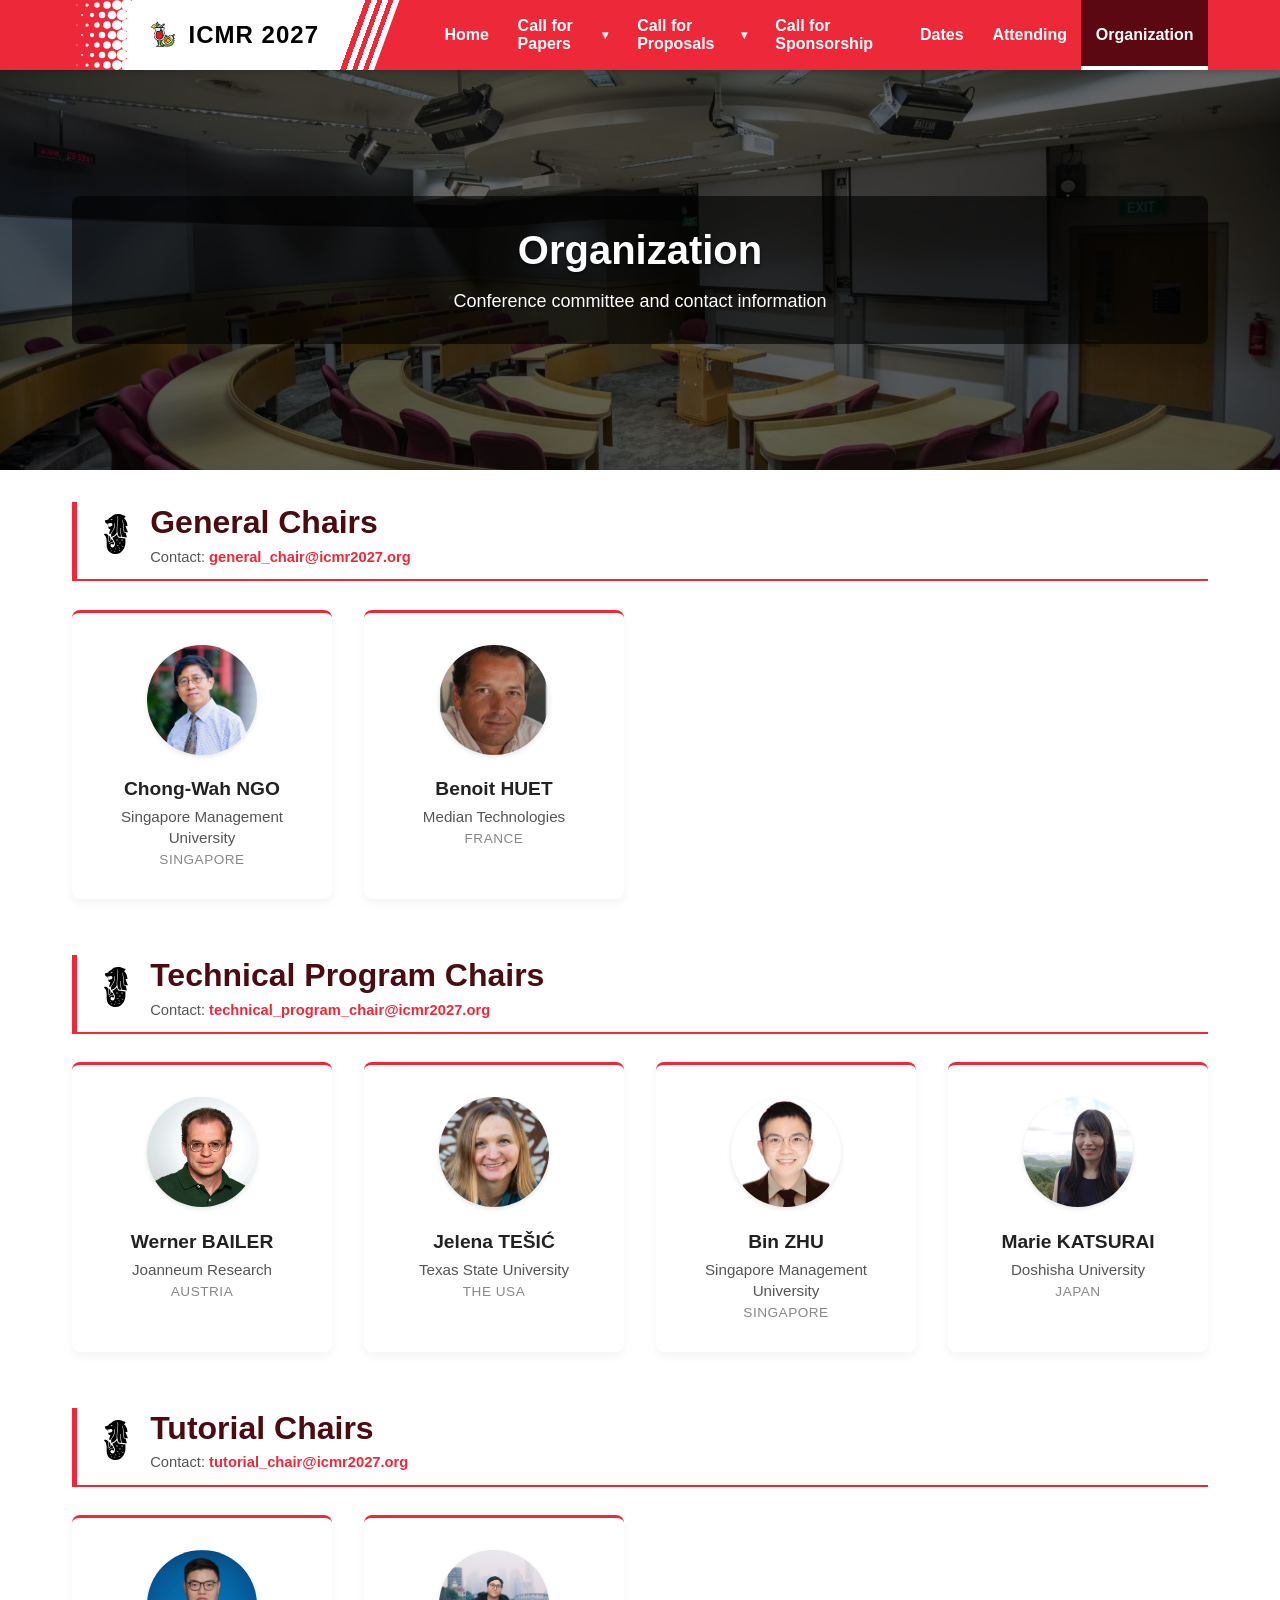
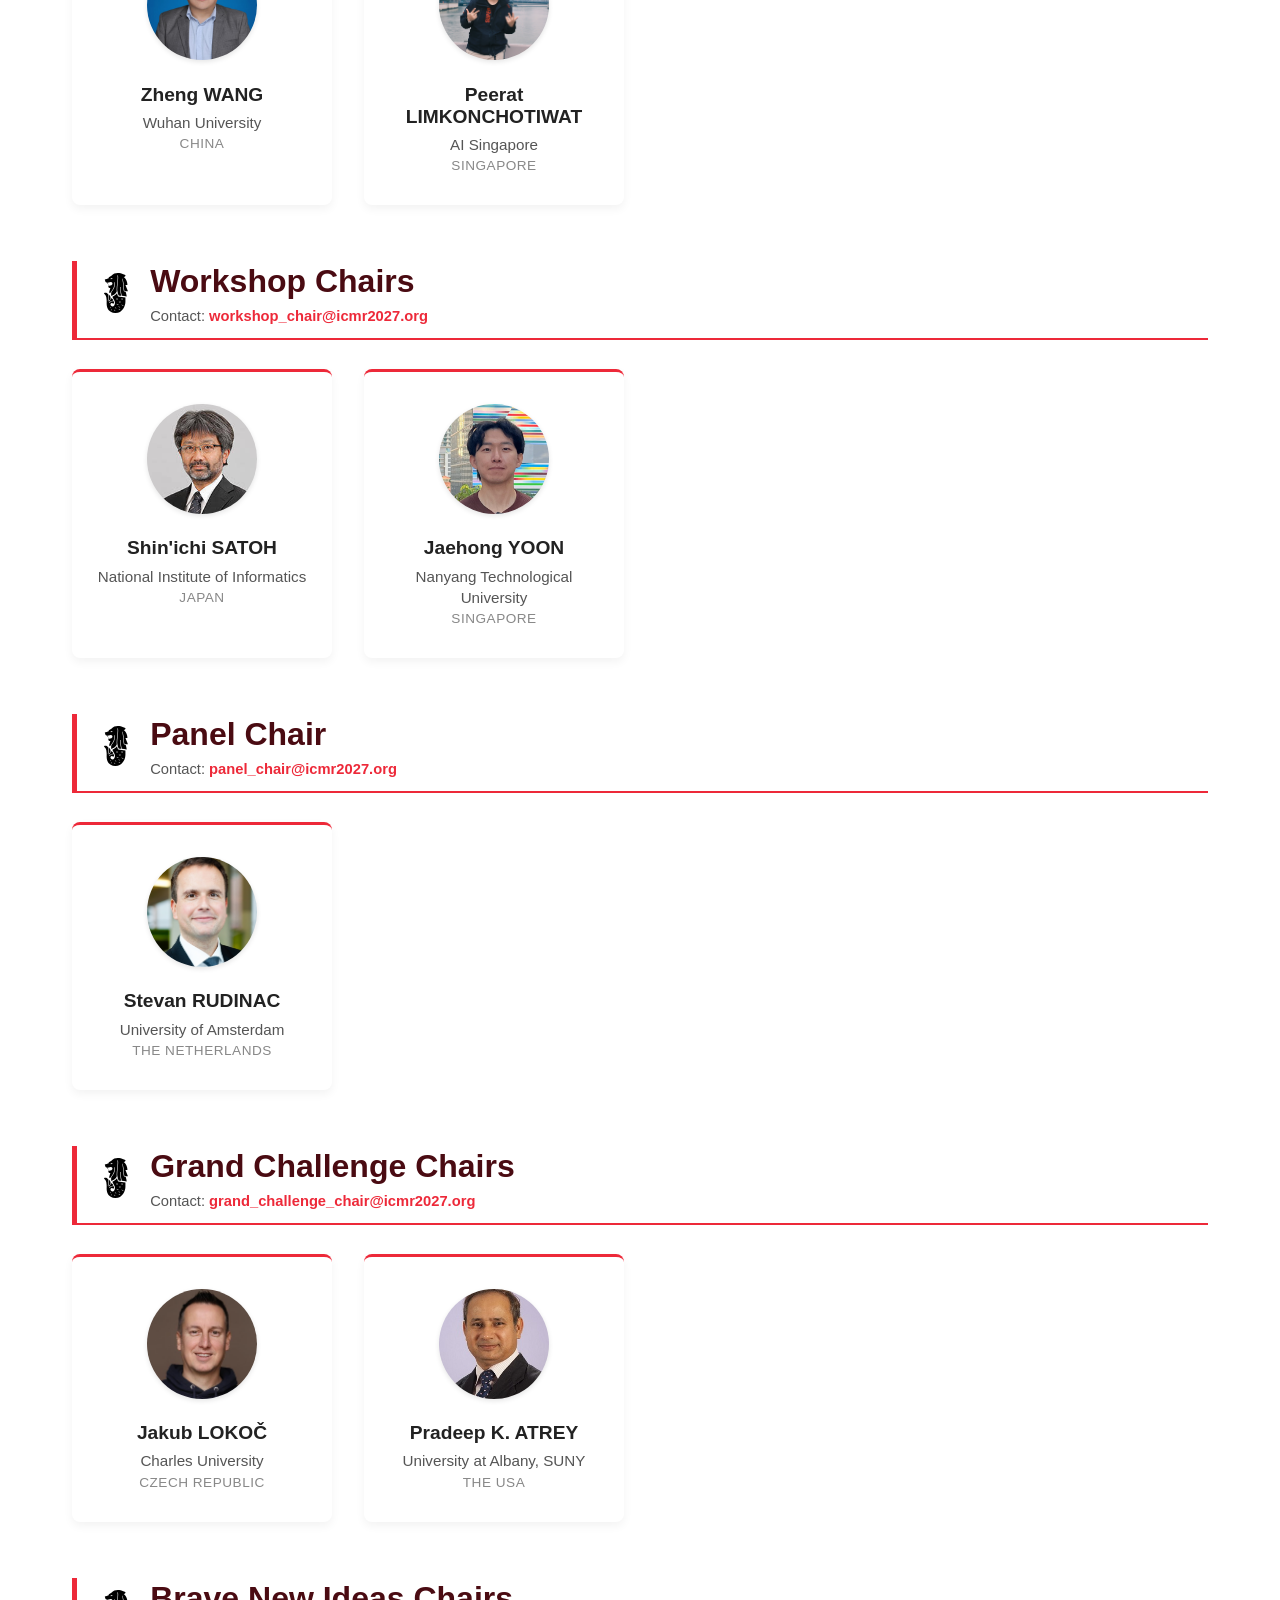
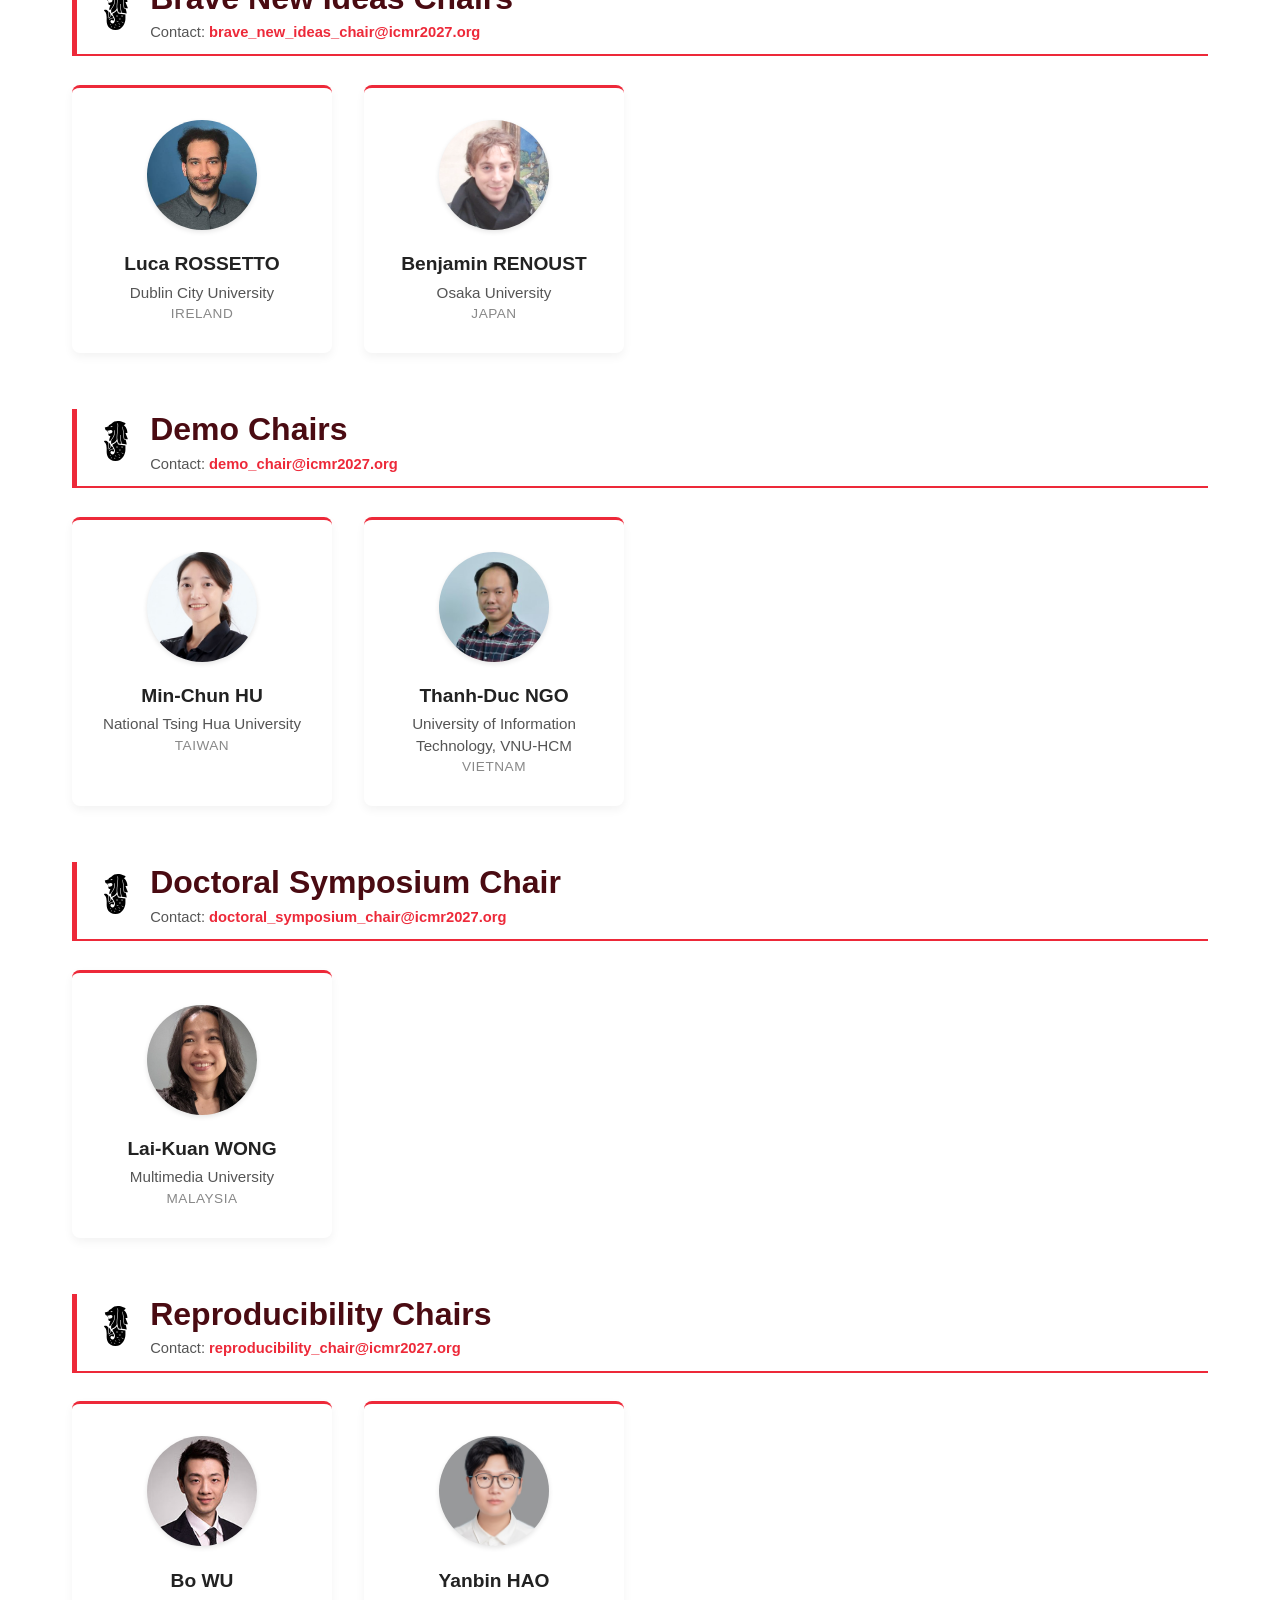
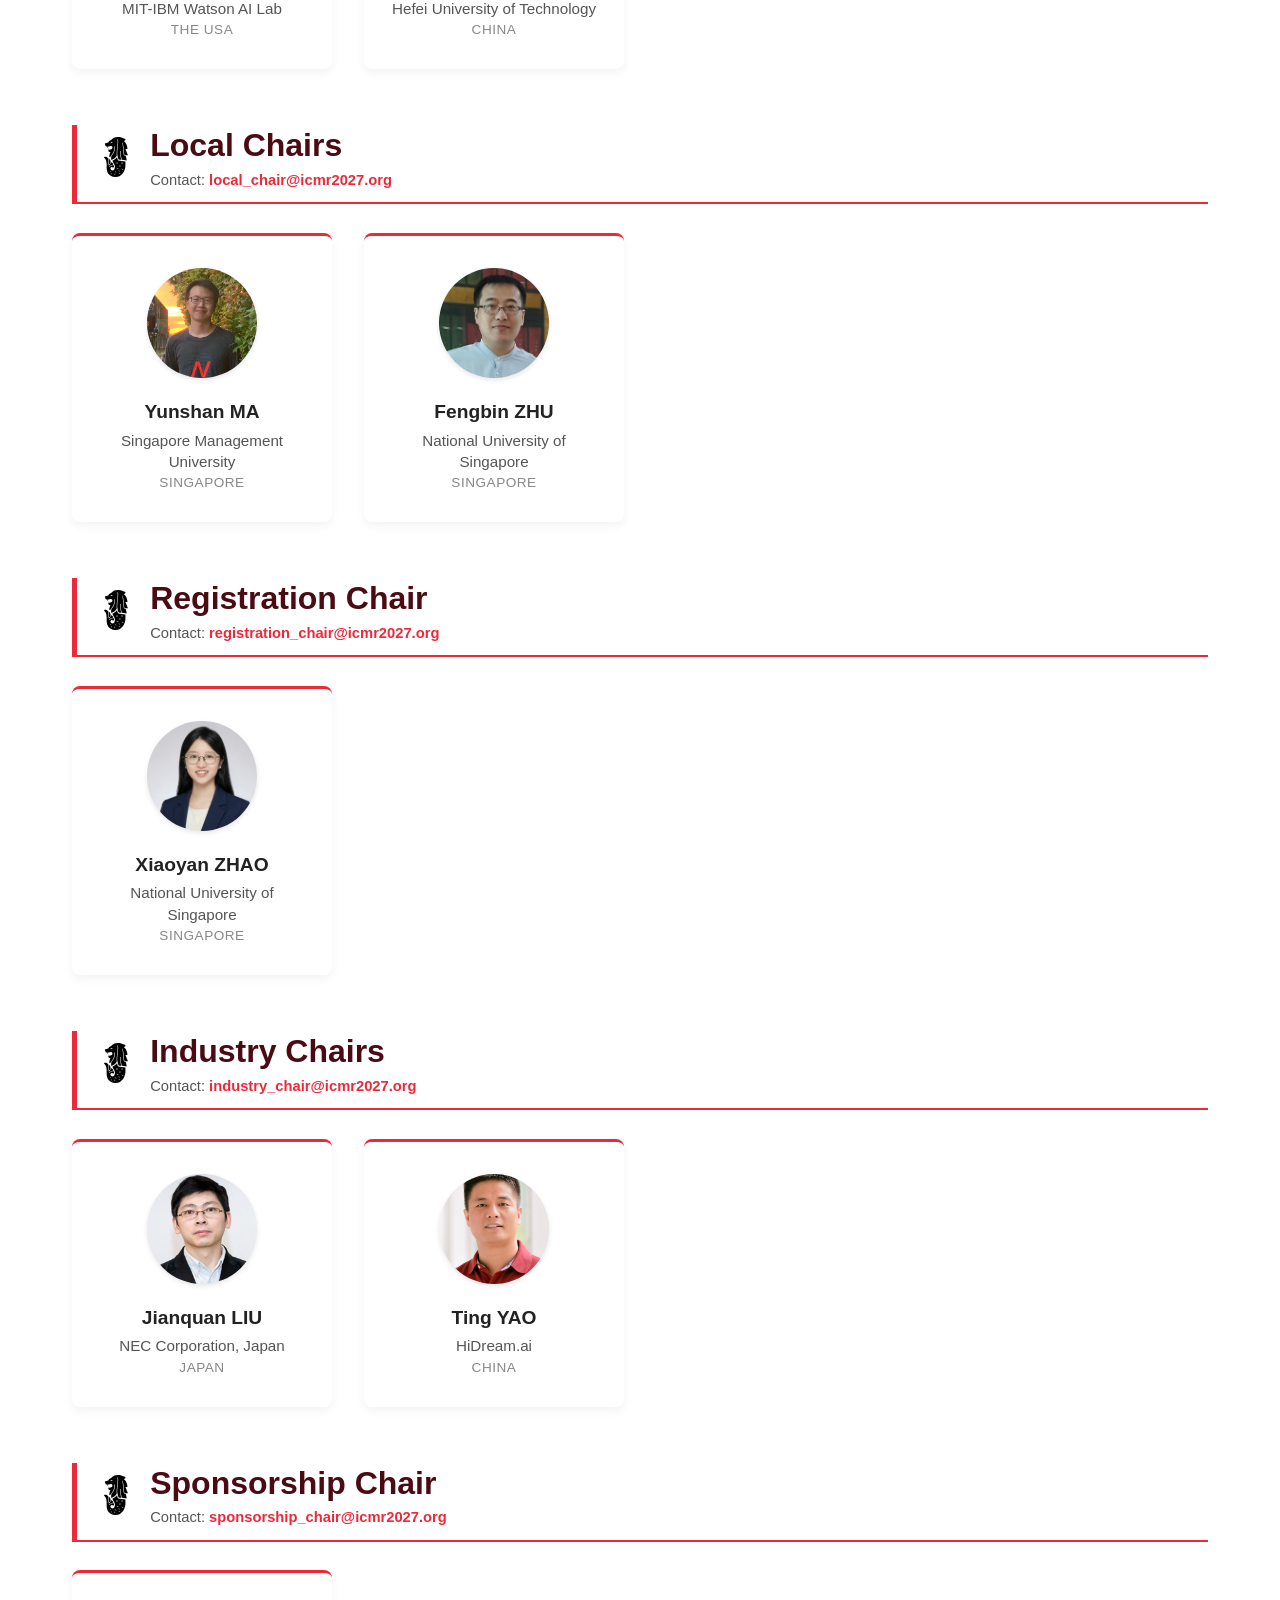
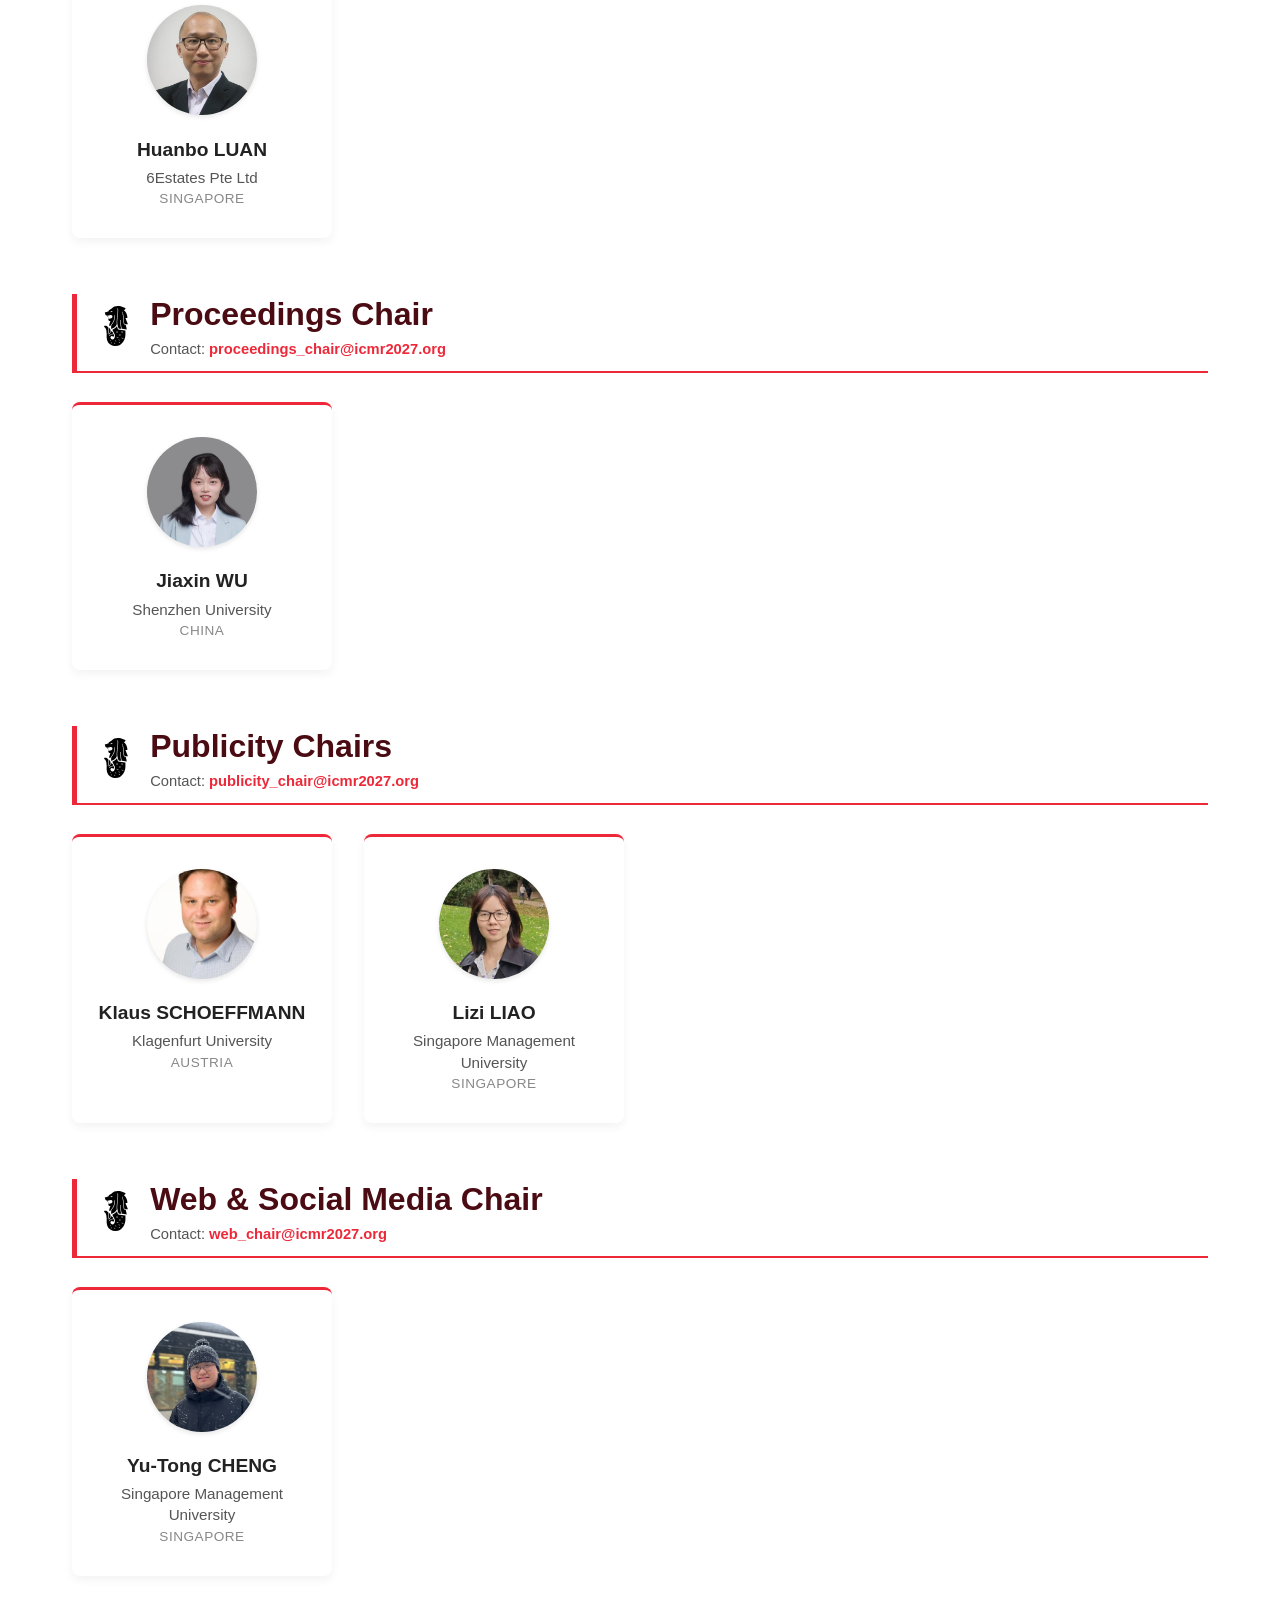
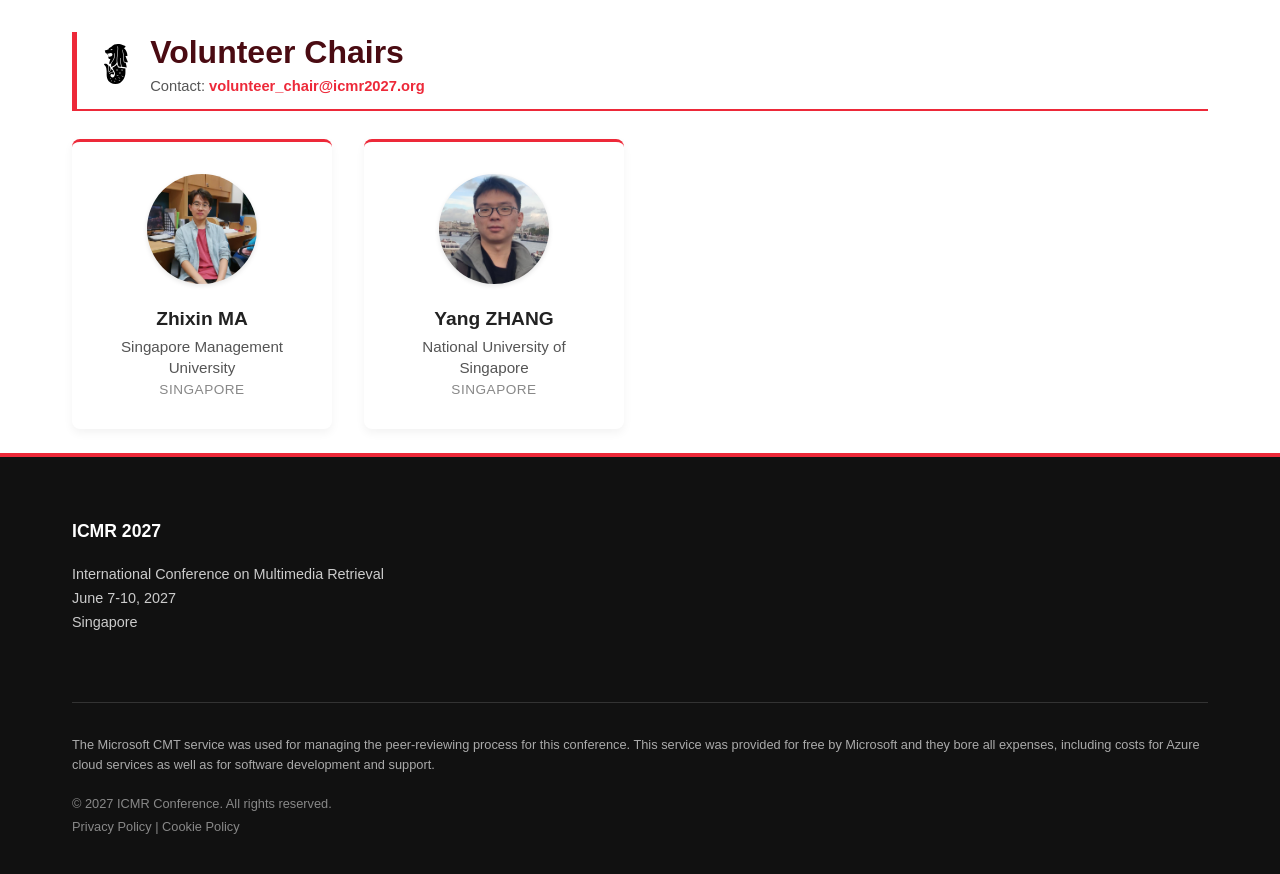
<file: organization.html>
<!doctype html>
<html lang="en">

<head>
    <meta charset="UTF-8" />
    <meta name="viewport" content="width=device-width, initial-scale=1.0" />
    <title>ICMR 2027 – Organization | Singapore</title>
    <link rel="icon" type="image/svg+xml" href="media/icmr27-logo.svg" />
    <link rel="stylesheet" href="styles.css" />
</head>

<body>
    <nav class="navbar">
        <div class="container nav-container">
            <a href="/" class="navbar-brand"><img src="media/icmr27-logo.svg" alt="ICMR 2027 Logo"
                    class="navbar-logo" />ICMR 2027</a>
            <div class="hamburger" id="hamburger">
                <span class="bar"></span>
                <span class="bar"></span>
                <span class="bar"></span>
            </div>
            <ul class="nav-links" id="nav-links">
                <li><a href="/">Home</a></li>
                <li class="dropdown">
                    <a href="javascript:void(0)" class="dropdown-toggle">Call for Papers <span class="caret">▾</span></a>
                    <ul class="dropdown-menu">
                        <li><a href="cfc">Regular Papers</a></li>
                        <li><a href="cfbni">Brave New Ideas</a></li>
                        <li><a href="cfd">Demonstrations</a></li>
                    </ul>
                </li>
                <li class="dropdown">
                    <a href="javascript:void(0)" class="dropdown-toggle">Call for Proposals <span class="caret">▾</span></a>
                    <ul class="dropdown-menu">
                        <li><a href="cfw">Workshop Proposals</a></li>
                        <li><a href="cft">Tutorial Proposals</a></li>
                        <li><a href="cfgc">Grand Challenge Proposals</a></li>
                    </ul>
                </li>
                <li><a href="cfs">Call for Sponsorship</a></li>
                <li><a href="date">Dates</a></li>
                <li><a href="attending">Attending</a></li>
                <li><a href="organization">Organization</a></li>
            </ul>
        </div>
    </nav>

    <section class="hero-banner" style="height: 400px;">
        <div id="video-container">
            <img class="bg-video" src="media/organization.jpg" alt="Organization banner" />
            <div class="video-overlay"></div>
        </div>

        <div class="container">
            <div class="banner-text">
                <h2>Organization</h2>
                <br>
                <p style="font-size: 18px;">Conference committee and contact information</p>
            </div>
        </div>
    </section>

    <div class="page-section">
        <div class="container">
            <div class="bracket-heading">
                <div class="header-content">
                    <h2>General Chairs</h2>
                    <span class="header-email">Contact: <a
                            href="mailto:general_chair@icmr2027.org">general_chair@icmr2027.org</a></span>
                </div>
            </div>

            <div class="member-grid">

                <div class="member-card">
                    <div class="member-avatar">
                        <img src="media/chairs/Ngo Chong Wah.jpg" alt="Chong-Wah NGO" />
                    </div>
                    <div class="member-info">
                        <h3>Chong-Wah NGO</h3>
                        <p class="affiliation">Singapore Management University</p>
                        <p class="country">Singapore</p>
                    </div>
                </div>

                <div class="member-card">
                    <div class="member-avatar">
                        <img src="media/chairs/Benoit Huet.jpg" alt="Benoit HUET" />
                    </div>
                    <div class="member-info">
                        <h3>Benoit HUET</h3>
                        <p class="affiliation">Median Technologies</p>
                        <p class="country">France</p>
                    </div>
                </div>
            </div>
        </div>
    </div>

    <div class="page-section alt-bg">
        <div class="container">
            <div class="bracket-heading">
                <div class="header-content">
                    <h2>Technical Program Chairs</h2>
                    <span class="header-email">Contact: <a
                            href="mailto:technical_program_chair@icmr2027.org">technical_program_chair@icmr2027.org</a></span>
                </div>
            </div>
            <div class="member-grid">

                <div class="member-card">
                    <div class="member-avatar">
                        <img src="media/chairs/Werner Bailer.webp" alt="Werner BAILER" />
                    </div>
                    <div class="member-info">
                        <h3>Werner BAILER</h3>
                        <p class="affiliation">Joanneum Research</p>
                        <p class="country">Austria</p>
                    </div>
                </div>
                <div class="member-card">
                    <div class="member-avatar">
                        <img src="media/chairs/Jelena Tesic.jpg" alt="Jelena TEŠIĆ" />
                    </div>
                    <div class="member-info">
                        <h3>Jelena TEŠIĆ</h3>
                        <p class="affiliation">Texas State University</p>
                        <p class="country">The USA</p>
                    </div>
                </div>
                <div class="member-card">
                    <div class="member-avatar">
                        <img src="media/chairs/Zhu Bin.jpg" alt="Bin ZHU" />
                    </div>
                    <div class="member-info">
                        <h3>Bin ZHU</h3>
                        <p class="affiliation">Singapore Management University</p>
                        <p class="country">Singapore</p>
                    </div>
                </div>
                <div class="member-card">
                    <div class="member-avatar">
                        <img src="media/chairs/Katsurai Marie.jpg" alt="Marie KATSURAI" />
                    </div>
                    <div class="member-info">
                        <h3>Marie KATSURAI</h3>
                        <p class="affiliation">Doshisha University</p>
                        <p class="country">Japan</p>
                    </div>
                </div>

            </div>
        </div>
    </div>

    <div class="page-section">
        <div class="container">
            <div class="bracket-heading">
                <div class="header-content">
                    <h2>Tutorial Chairs</h2>
                    <span class="header-email">Contact: <a
                            href="mailto:tutorial_chair@icmr2027.org">tutorial_chair@icmr2027.org</a></span>
                </div>
            </div>
            <div class="member-grid">

                <div class="member-card">
                    <div class="member-avatar">
                        <img src="media/chairs/Wang Zheng.jpg" alt="Zheng WANG" />
                    </div>
                    <div class="member-info">
                        <h3>Zheng WANG</h3>
                        <p class="affiliation">Wuhan University</p>
                        <p class="country">China</p>
                    </div>
                </div>

                <div class="member-card">
                    <div class="member-avatar">
                        <img src="media/chairs/Peerat Limkonchotiwat.jpg" alt="Peerat LIMKONCHOTIWAT" />
                    </div>
                    <div class="member-info">
                        <h3>Peerat LIMKONCHOTIWAT</h3>
                        <p class="affiliation">AI Singapore</p>
                        <p class="country">Singapore</p>
                    </div>
                </div>
            </div>
        </div>
    </div>

    <div class="page-section alt-bg">
        <div class="container">
            <div class="bracket-heading">
                <div class="header-content">
                    <h2>Workshop Chairs</h2>
                    <span class="header-email">Contact: <a
                            href="mailto:workshop_chair@icmr2027.org">workshop_chair@icmr2027.org</a></span>
                </div>
            </div>
            <div class="member-grid">

                <div class="member-card">
                    <div class="member-avatar">
                        <img src="media/chairs/Satoh Shinichi.jpg" alt="Shin'ichi SATOH" />
                    </div>
                    <div class="member-info">
                        <h3>Shin'ichi SATOH</h3>
                        <p class="affiliation">National Institute of Informatics</p>
                        <p class="country">Japan</p>
                    </div>
                </div>

                <div class="member-card">
                    <div class="member-avatar">
                        <img src="media/chairs/Yoon Jaehong.png" alt="Jaehong YOON" />
                    </div>
                    <div class="member-info">
                        <h3>Jaehong YOON</h3>
                        <p class="affiliation">Nanyang Technological University</p>
                        <p class="country">Singapore</p>
                    </div>
                </div>
            </div>
        </div>
    </div>

    <div class="page-section">
        <div class="container">
            <div class="bracket-heading">
                <div class="header-content">
                    <h2>Panel Chair</h2>
                    <span class="header-email">Contact: <a
                            href="mailto:panel_chair@icmr2027.org">panel_chair@icmr2027.org</a></span>
                </div>
            </div>
            <div class="member-grid">

                <div class="member-card">
                    <div class="member-avatar">
                        <img src="media/chairs/Stevan Rudinac.jpg" alt="Stevan RUDINAC" />
                    </div>
                    <div class="member-info">
                        <h3>Stevan RUDINAC</h3>
                        <p class="affiliation">University of Amsterdam</p>
                        <p class="country">The Netherlands</p>
                    </div>
                </div>
            </div>
        </div>
    </div>

    <div class="page-section alt-bg">
        <div class="container">
            <div class="bracket-heading">
                <div class="header-content">
                    <h2>Grand Challenge Chairs</h2>
                    <span class="header-email">Contact: <a
                            href="mailto:grand_challenge_chair@icmr2027.org">grand_challenge_chair@icmr2027.org</a></span>
                </div>
            </div>
            <div class="member-grid">

                <div class="member-card">
                    <div class="member-avatar">
                        <img src="media/chairs/Jakub Lokoc.jpg" alt="Jakub LOKOČ" />
                    </div>
                    <div class="member-info">
                        <h3>Jakub LOKOČ</h3>
                        <p class="affiliation">Charles University</p>
                        <p class="country">Czech Republic</p>
                    </div>
                </div>

                <div class="member-card">
                    <div class="member-avatar">
                        <img src="media/chairs/Pradeep Atrey.JPG" onerror="this.onerror=null;this.src='media/chairs/Pradeep Atrey.jpg';" alt="Pradeep K. ATREY" />
                    </div>
                    <div class="member-info">
                        <h3>Pradeep K. ATREY</h3>
                        <p class="affiliation">University at Albany, SUNY</p>
                        <p class="country">The USA</p>
                    </div>
                </div>
            </div>
        </div>
    </div>

    <div class="page-section">
        <div class="container">
            <div class="bracket-heading">
                <div class="header-content">
                    <h2>Brave New Ideas Chairs</h2>
                    <span class="header-email">Contact: <a
                            href="mailto:brave_new_ideas_chair@icmr2027.org">brave_new_ideas_chair@icmr2027.org</a></span>
                </div>
            </div>
            <div class="member-grid">

                <div class="member-card">
                    <div class="member-avatar">
                        <img src="media/chairs/Luca Rossetto.jpeg" alt="Luca ROSSETTO" />
                    </div>
                    <div class="member-info">
                        <h3>Luca ROSSETTO</h3>
                        <p class="affiliation">Dublin City University</p>
                        <p class="country">Ireland</p>
                    </div>
                </div>

                <div class="member-card">
                    <div class="member-avatar">
                        <img src="media/chairs/Benjamin Renoust.png" alt="Benjamin RENOUST" />
                    </div>
                    <div class="member-info">
                        <h3>Benjamin RENOUST</h3>
                        <p class="affiliation">Osaka University</p>
                        <p class="country">Japan</p>
                    </div>
                </div>
            </div>
        </div>
    </div>

    <div class="page-section alt-bg">
        <div class="container">
            <div class="bracket-heading">
                <div class="header-content">
                    <h2>Demo Chairs</h2>
                    <span class="header-email">Contact: <a
                            href="mailto:demo_chair@icmr2027.org">demo_chair@icmr2027.org</a></span>
                </div>
            </div>
            <div class="member-grid">

                <div class="member-card">
                    <div class="member-avatar">
                        <img src="media/chairs/Hu Min-Chun.jpg" alt="Min-Chun HU" />
                    </div>
                    <div class="member-info">
                        <h3>Min-Chun HU</h3>
                        <p class="affiliation">National Tsing Hua University</p>
                        <p class="country">Taiwan</p>
                    </div>
                </div>

                <div class="member-card">
                    <div class="member-avatar">
                        <img src="media/chairs/Ngo Duc Thanh.jpeg" alt="Thanh-Duc NGO" />
                    </div>
                    <div class="member-info">
                        <h3>Thanh-Duc NGO</h3>
                        <p class="affiliation">University of Information Technology, VNU-HCM</p>
                        <p class="country">Vietnam</p>
                    </div>
                </div>
            </div>
        </div>
    </div>

    <div class="page-section">
        <div class="container">
            <div class="bracket-heading">
                <div class="header-content">
                    <h2>Doctoral Symposium Chair</h2>
                    <span class="header-email">Contact: <a
                            href="mailto:doctoral_symposium_chair@icmr2027.org">doctoral_symposium_chair@icmr2027.org</a></span>
                </div>
            </div>
            <div class="member-grid">

                <div class="member-card">
                    <div class="member-avatar">
                        <img src="media/chairs/Wong Lai Kuan.webp" alt="Lai-Kuan WONG" />
                    </div>
                    <div class="member-info">
                        <h3>Lai-Kuan WONG</h3>
                        <p class="affiliation">Multimedia University</p>
                        <p class="country">Malaysia</p>
                    </div>
                </div>
            </div>
        </div>
    </div>

    <div class="page-section alt-bg">
        <div class="container">
            <div class="bracket-heading">
                <div class="header-content">
                    <h2>Reproducibility Chairs</h2>
                    <span class="header-email">Contact: <a
                            href="mailto:reproducibility_chair@icmr2027.org">reproducibility_chair@icmr2027.org</a></span>
                </div>
            </div>
            <div class="member-grid">

                <div class="member-card">
                    <div class="member-avatar">
                        <img src="media/chairs/Wu Bo.jpg" alt="Bo WU" />
                    </div>
                    <div class="member-info">
                        <h3>Bo WU</h3>
                        <p class="affiliation">MIT-IBM Watson AI Lab</p>
                        <p class="country">The USA</p>
                    </div>
                </div>

                <div class="member-card">
                    <div class="member-avatar">
                        <img src="media/chairs/Hao Yanbin.jpg" alt="Yanbin HAO" />
                    </div>
                    <div class="member-info">
                        <h3>Yanbin HAO</h3>
                        <p class="affiliation">Hefei University of Technology</p>
                        <p class="country">China</p>
                    </div>
                </div>
            </div>
        </div>
    </div>

    <div class="page-section">
        <div class="container">
            <div class="bracket-heading">
                <div class="header-content">
                    <h2>Local Chairs</h2>
                    <span class="header-email">Contact: <a
                            href="mailto:local_chair@icmr2027.org">local_chair@icmr2027.org</a></span>
                </div>
            </div>
            <div class="member-grid">

                <div class="member-card">
                    <div class="member-avatar">
                        <img src="media/chairs/Ma Yunshan.jpg" alt="Yunshan MA" />
                    </div>
                    <div class="member-info">
                        <h3>Yunshan MA</h3>
                        <p class="affiliation">Singapore Management University</p>
                        <p class="country">Singapore</p>
                    </div>
                </div>

                <div class="member-card">
                    <div class="member-avatar">
                        <img src="media/chairs/Zhu Fengbin.jpeg" alt="Fengbin ZHU" />
                    </div>
                    <div class="member-info">
                        <h3>Fengbin ZHU</h3>
                        <p class="affiliation">National University of Singapore</p>
                        <p class="country">Singapore</p>
                    </div>
                </div>
            </div>
        </div>
    </div>

    <div class="page-section alt-bg">
        <div class="container">
            <div class="bracket-heading">
                <div class="header-content">
                    <h2>Registration Chair</h2>
                    <span class="header-email">Contact: <a
                            href="mailto:registration_chair@icmr2027.org">registration_chair@icmr2027.org</a></span>
                </div>
            </div>
            <div class="member-grid">

                <div class="member-card">
                    <div class="member-avatar">
                        <img src="media/chairs/Zhao Xiaoyan.jpeg" alt="Xiaoyan ZHAO" />
                    </div>
                    <div class="member-info">
                        <h3>Xiaoyan ZHAO</h3>
                        <p class="affiliation">National University of Singapore</p>
                        <p class="country">Singapore</p>
                    </div>
                </div>
            </div>
        </div>
    </div>

    <div class="page-section">
        <div class="container">
            <div class="bracket-heading">
                <div class="header-content">
                    <h2>Industry Chairs</h2>
                    <span class="header-email">Contact: <a
                            href="mailto:industry_chair@icmr2027.org">industry_chair@icmr2027.org</a></span>
                </div>
            </div>
            <div class="member-grid">

                <div class="member-card">
                    <div class="member-avatar">
                        <img src="media/chairs/Liu Jianquan.png" alt="Jianquan LIU" />
                    </div>
                    <div class="member-info">
                        <h3>Jianquan LIU</h3>
                        <p class="affiliation">NEC Corporation, Japan</p>
                        <p class="country">Japan</p>
                    </div>
                </div>

                <div class="member-card">
                    <div class="member-avatar">
                        <img src="media/chairs/Yao Ting.jpg" alt="Ting YAO" />
                    </div>
                    <div class="member-info">
                        <h3>Ting YAO</h3>
                        <p class="affiliation">HiDream.ai</p>
                        <p class="country">China</p>
                    </div>
                </div>
            </div>
        </div>
    </div>

    <div class="page-section alt-bg">
        <div class="container">
            <div class="bracket-heading">
                <div class="header-content">
                    <h2>Sponsorship Chair</h2>
                    <span class="header-email">Contact: <a
                            href="mailto:sponsorship_chair@icmr2027.org">sponsorship_chair@icmr2027.org</a></span>
                </div>
            </div>
            <div class="member-grid">

                <div class="member-card">
                    <div class="member-avatar">
                        <img src="media/chairs/Luan Huangbo.jpg" alt="Huanbo LUAN" />
                    </div>
                    <div class="member-info">
                        <h3>Huanbo LUAN</h3>
                        <p class="affiliation">6Estates Pte Ltd</p>
                        <p class="country">Singapore</p>
                    </div>
                </div>
            </div>
        </div>
    </div>

    <div class="page-section">
        <div class="container">
            <div class="bracket-heading">
                <div class="header-content">
                    <h2>Proceedings Chair</h2>
                    <span class="header-email">Contact: <a
                            href="mailto:proceedings_chair@icmr2027.org">proceedings_chair@icmr2027.org</a></span>
                </div>
            </div>
            <div class="member-grid">

                <div class="member-card">
                    <div class="member-avatar">
                        <img src="media/chairs/Wu Jiaxin.jpeg" alt="Jiaxin WU" />
                    </div>
                    <div class="member-info">
                        <h3>Jiaxin WU</h3>
                        <p class="affiliation">Shenzhen University</p>
                        <p class="country">China</p>
                    </div>
                </div>
            </div>
        </div>
    </div>

    <div class="page-section alt-bg">
        <div class="container">
            <div class="bracket-heading">
                <div class="header-content">
                    <h2>Publicity Chairs</h2>
                    <span class="header-email">Contact: <a
                            href="mailto:publicity_chair@icmr2027.org">publicity_chair@icmr2027.org</a></span>
                </div>
            </div>
            <div class="member-grid">

                <div class="member-card">
                    <div class="member-avatar">
                        <img src="media/chairs/Klaus Schoeffmann.jpg" alt="Klaus SCHOEFFMANN" />
                    </div>
                    <div class="member-info">
                        <h3>Klaus SCHOEFFMANN</h3>
                        <p class="affiliation">Klagenfurt University</p>
                        <p class="country">Austria</p>
                    </div>
                </div>

                <div class="member-card">
                    <div class="member-avatar">
                        <img src="media/chairs/Liao Lizi.png" alt="Lizi LIAO" />
                    </div>
                    <div class="member-info">
                        <h3>Lizi LIAO</h3>
                        <p class="affiliation">Singapore Management University</p>
                        <p class="country">Singapore</p>
                    </div>
                </div>
            </div>
        </div>
    </div>

    <div class="page-section">
        <div class="container">
            <div class="bracket-heading">
                <div class="header-content">
                    <h2>Web &amp; Social Media Chair</h2>
                    <span class="header-email">Contact: <a
                            href="mailto:web_chair@icmr2027.org">web_chair@icmr2027.org</a></span>
                </div>
            </div>
            <div class="member-grid">

                <div class="member-card">
                    <div class="member-avatar">
                        <img src="media/chairs/Cheng Yu Tong.jpeg" alt="Yu-Tong CHENG" />
                    </div>
                    <div class="member-info">
                        <h3>Yu-Tong CHENG</h3>
                        <p class="affiliation">Singapore Management University</p>
                        <p class="country">Singapore</p>
                    </div>
                </div>
            </div>
        </div>
    </div>

    <div class="page-section alt-bg">
        <div class="container">
            <div class="bracket-heading">
                <div class="header-content">
                    <h2>Volunteer Chairs</h2>
                    <span class="header-email">Contact: <a
                            href="mailto:volunteer_chair@icmr2027.org">volunteer_chair@icmr2027.org</a></span>
                </div>
            </div>
            <div class="member-grid">

                <div class="member-card">
                    <div class="member-avatar">
                        <img src="media/chairs/Ma Zhixin.jpg" alt="Zhixin MA" />
                    </div>
                    <div class="member-info">
                        <h3>Zhixin MA</h3>
                        <p class="affiliation">Singapore Management University</p>
                        <p class="country">Singapore</p>
                    </div>
                </div>

                <div class="member-card">
                    <div class="member-avatar">
                        <img src="media/chairs/Zhang Yang.jpg" alt="Yang ZHANG" />
                    </div>
                    <div class="member-info">
                        <h3>Yang ZHANG</h3>
                        <p class="affiliation">National University of Singapore</p>
                        <p class="country">Singapore</p>
                    </div>
                </div>
            </div>
        </div>
    </div>
    <footer class="footer">
        <div class="container">
            <div class="footer-grid">
                <div class="footer-col details-col">
                    <h4>ICMR 2027</h4>
                    <p>International Conference on Multimedia Retrieval</p>
                    <p>June 7-10, 2027</p>
                    <p>Singapore</p>
                    <!--<img
                            src="media/acm-logo.png"
                            alt="ACM Association for Computing Machinery"
                            class="footer-logo"
                        />-->
                </div>
            </div>

            <div class="footer-bottom">
                <p class="cmt-acknowledgment">The Microsoft CMT service was used for managing the peer-reviewing process for this conference. This service was provided for free by Microsoft and they bore all expenses, including costs for Azure cloud services as well as for software development and support.</p>
                <p>&copy; 2027 ICMR Conference. All rights reserved.</p>
                <p>
                    <a href="#privacy">Privacy Policy</a> |
                    <a href="#cookie">Cookie Policy</a>
                </p>
            </div>
        </div>
    </footer>
    <script src="script.js"></script>
</body>

</html>
</file>
<file: styles.css>
html {
    scroll-behavior: smooth;
    scroll-padding-top: 80px;
}

/* ==========================================================================
   1. RESET & BASE STYLES
   ========================================================================== */
* {
    margin: 0;
    padding: 0;
    box-sizing: border-box;
    font-family: "Segoe UI", Tahoma, Geneva, Verdana, sans-serif;
}

/* Global Paragraph Styling for Academic Justification */
p {
    text-align: justify;
    text-justify: inter-word;
    /* Distributes space evenly between words, not letters */

    /* CRITICAL: Allows the browser to hyphenate long words instead of creating massive white gaps */
    -webkit-hyphens: auto;
    -moz-hyphens: auto;
    -ms-hyphens: auto;
    hyphens: auto;
}

body {
    background-color: #f4f4f9;
    color: #333;
}

/* ==========================================================================
   2. TYPOGRAPHY & UTILITIES
   ========================================================================== */
/* Alternate background stripe utility — applied to every other .page-section */
.alt-bg {
    background-color: #f4f4f9;
}

/* --- MERLION HEADING DECORATION --- */
h2::before {
    content: "";
    display: inline-block;
    flex-shrink: 0;
    width: 40px;
    height: 40px;
    background-image: url("media/merlion-logo.svg");
    background-size: contain;
    background-repeat: no-repeat;
    background-position: center;
    margin-right: 12px;
}

/* Exclude the Merlion from the banner */
.banner-text h2::before {
    display: none;
}

/* --- L-BRACKET HEADING & MEDIA OBJECT CONTAINER --- */
.bracket-heading {
    display: flex;
    align-items: center; /* Vertically centers left logo relative to right content block */
    gap: 14px;
    font-size: 2.0rem;
    font-weight: 800;
    color: #4a0b12;
    border-left: 5px solid #ed2939;
    border-bottom: 2px solid #ed2939;
    padding-left: 1.2rem;
    padding-bottom: 0.8rem;
    margin-bottom: 1.8rem;
    margin-top: 0.5rem;
    width: 100%;
    line-height: 1.25;
}

.bracket-heading::before {
    content: "";
    display: block;
    flex-shrink: 0;
    width: 40px;
    height: 40px;
    background-image: url("media/merlion-logo.svg");
    background-size: contain;
    background-repeat: no-repeat;
    background-position: center;
}

/* Standardized h2 rules for direct h2.bracket-heading or h2 inside .header-content */
h2.bracket-heading,
.bracket-heading .header-content h2,
.section-body h2 {
    font-size: 2.0rem;
    font-weight: 800;
    color: #4a0b12;
    margin: 0;
    padding: 0;
    line-height: 1.25;
}

/* Prevent duplicate logo inside h2 when nested inside .bracket-heading container */
h2.bracket-heading::before,
.bracket-heading .header-content h2::before {
    display: none;
}

.header-email {
    display: block;
    font-size: 0.92rem;
    font-weight: 500;
    color: #555555;
    text-transform: none;
    letter-spacing: normal;
    margin-top: 0.35rem;
}

.header-email a {
    color: #ed2939;
    font-weight: 600;
    text-decoration: none;
}

.header-email a:hover {
    text-decoration: underline;
}

@media (max-width: 576px) {
    .bracket-heading,
    h2.bracket-heading,
    .bracket-heading .header-content h2,
    .section-body h2 {
        font-size: 1.4rem;
    }

    .bracket-heading {
        padding-left: 0.8rem;
        border-left-width: 4px;
        gap: 10px;
    }

    .bracket-heading::before,
    h2::before {
        width: 30px;
        height: 30px;
    }

    .header-email {
        font-size: 0.78rem;
        margin-top: 0.15rem;
        color: #666666;
    }

    .header-email a {
        font-weight: 500;
    }

    .navbar-brand {
        font-size: 1.1rem;
        padding: 0 25px 0 35px;
    }
}

/* Fallback placeholder text style */
.placeholder-text {
    color: #666666;
    font-style: italic;
    font-size: 1.05rem;
    grid-column: 1 / -1;
}

/* ==========================================================================
   3. LAYOUT CONTAINERS
   ========================================================================== */
/* --- UNIVERSAL CONTENT CONTAINER --- */
.container {
    max-width: 1200px;
    width: 100%;
    margin: 0 auto;
    padding: 0 2rem;
}

/* ==========================================================================
   4. NAVIGATION BAR
   ========================================================================== */
.navbar {
    background-color: #ed2939;
    /* Singapore Flag Red */
    color: white;
    position: sticky;
    top: 0;
    z-index: 1000;
    box-shadow: 0 2px 5px rgba(0, 0, 0, 0.15);
    width: 100%;
    height: 70px;
}

.nav-container {
    display: flex;
    justify-content: space-between;
    align-items: stretch;
    height: 100%;
}

.navbar-brand {
    font-size: 1.5rem;
    font-weight: bold;
    letter-spacing: 1px;
    display: flex;
    align-items: center;
    gap: 0.6rem;
    color: black;
    text-decoration: none;
    padding: 0 55px 0 75px;
    margin-right: 3.5rem;
    position: relative;
    z-index: 1;
    white-space: nowrap;
    flex-shrink: 0;
}

.navbar-brand::before {
    content: "";
    position: absolute;
    top: 0;
    left: 0;
    bottom: 0;
    right: 60px;
    background:
        url('media/halftone.svg') left center / 80px 100% no-repeat,
        linear-gradient(to right, transparent 79px, white 79px);
    z-index: -1;
}

.navbar-brand::after {
    content: "";
    position: absolute;
    top: 0;
    bottom: 0;
    right: 0;
    width: 140px;
    transform: skewX(-20deg);
    transform-origin: bottom right;
    background: linear-gradient(to left,
            white 0, white 6px,
            transparent 6px, transparent 11px,
            white 11px, white 17px,
            transparent 17px, transparent 22px,
            white 22px, white 28px,
            transparent 28px, transparent 34px,
            white 34px, white 100%);
    z-index: -1;
}

.navbar-logo {
    height: 32px;
    width: auto;
}

.banner-logo {
    display: block;
    max-width: 120px;
    height: auto;
    margin: 0 auto 1.5rem auto;
}

.nav-links {
    list-style: none;
    display: flex;
    align-items: stretch;
    height: 100%;
    gap: 0;
    margin: 0;
    padding: 0;
}

.nav-links li {
    display: flex;
    align-items: stretch;
    height: 100%;
}

.nav-links a {
    color: white;
    text-decoration: none;
    font-weight: 600;
    font-size: 1rem;
    padding: 0 0.9rem;
    display: flex;
    align-items: center;
    justify-content: center;
    height: 100%;
    box-sizing: border-box;
    border-radius: 0;
    transition: background-color 0.2s ease, color 0.2s ease;
}

.nav-links a:hover {
    color: #ffffff;
    background-color: #aa1220;
}

.nav-links a.active,
.nav-links a:active {
    color: #ffffff;
    background-color: #5c0812; /* Dark red / burgundy active background */
    box-shadow: inset 0 -4px 0 #ffffff;
}

/* --- DROPDOWN NAVIGATION --- */
.nav-links li.dropdown {
    position: relative;
}

.nav-links .dropdown-toggle {
    cursor: pointer;
    user-select: none;
}

.nav-links .caret {
    font-size: 0.75rem;
    margin-left: 6px;
    display: inline-block;
    transition: transform 0.2s ease;
}

.nav-links .dropdown-menu {
    position: absolute;
    top: 100%;
    left: 0;
    min-width: 240px;
    background-color: #5c0812;
    box-shadow: 0 8px 20px rgba(0, 0, 0, 0.35);
    list-style: none;
    padding: 0;
    margin: 0;
    display: none;
    flex-direction: column;
    z-index: 1002;
    border-bottom-left-radius: 6px;
    border-bottom-right-radius: 6px;
    overflow: hidden;
}

.nav-links .dropdown-menu li {
    width: 100%;
    height: auto;
    display: block;
}

.nav-links .dropdown-menu a {
    display: block;
    width: 100%;
    height: auto;
    padding: 0.85rem 1.4rem;
    font-size: 0.98rem;
    font-weight: 500;
    color: white;
    text-align: left;
    white-space: nowrap;
    box-sizing: border-box;
    background-color: transparent;
    transition: background-color 0.2s ease;
    border-left: 3px solid transparent;
}

.nav-links .dropdown-menu a:hover,
.nav-links .dropdown-menu a.active {
    background-color: #7c0b17;
    color: #ffffff;
    border-left-color: #ed2939;
    box-shadow: none;
}

@media (min-width: 1051px) {
    body:not(.is-mobile-nav) .nav-links li.dropdown:hover .dropdown-menu,
    body:not(.is-mobile-nav) .nav-links li.dropdown.open .dropdown-menu {
        display: flex;
    }

    body:not(.is-mobile-nav) .nav-links li.dropdown:hover .dropdown-toggle,
    body:not(.is-mobile-nav) .nav-links li.dropdown.open .dropdown-toggle {
        background-color: #aa1220;
    }

    body:not(.is-mobile-nav) .nav-links li.dropdown:hover .caret,
    body:not(.is-mobile-nav) .nav-links li.dropdown.open .caret {
        transform: rotate(180deg);
    }
}

/* --- HAMBURGER ICON BASE & NAV OVERLAY --- */
.hamburger {
    display: none;
    cursor: pointer;
    flex-direction: column;
    gap: 5px;
    z-index: 1001;
    align-self: center;
    padding: 8px;
    border-radius: 4px;
}

.hamburger .bar {
    width: 25px;
    height: 3px;
    background-color: white;
    border-radius: 2px;
    transition: all 0.3s ease;
}

.nav-overlay {
    position: fixed;
    top: 0;
    left: 0;
    width: 100vw;
    height: 100vh;
    background-color: rgba(0, 0, 0, 0.55);
    backdrop-filter: blur(2px);
    opacity: 0;
    pointer-events: none;
    transition: opacity 0.3s ease;
    z-index: 999;
}

.nav-overlay.active {
    opacity: 1;
    pointer-events: auto;
}

/* ==========================================================================
   5. LOADING SCREEN & VIDEO BANNER
   ========================================================================== */
/* Video Loading Screen Container */
#loading-screen {
    position: fixed;
    top: 0;
    left: 0;
    width: 100vw;
    height: 100vh;
    z-index: 9999;
    display: flex;
    justify-content: center;
    align-items: center;
    overflow: hidden;
    background-color: #000;
    transition: opacity 1s ease-out;
}

.loading-content {
    position: relative;
    z-index: 3;
    text-align: center;
    color: white;
}

.loading-content h1 {
    font-size: 3rem;
    letter-spacing: 2px;
    margin-bottom: 10px;
}

.loading-content p {
    /* OVERRIDES THE GLOBAL PARAGRAPH RULES */
    text-align: center;
    -webkit-hyphens: none;
    -moz-hyphens: none;
    -ms-hyphens: none;
    hyphens: none;
}

#loading-percentage {
    font-size: 1.5rem;
    font-weight: bold;
    color: #ed2939;
}

/* The Background Video */
#bg-video,
.bg-video {
    position: absolute;
    top: 0;
    left: 0;
    width: 100%;
    height: 100%;
    object-fit: cover;
    z-index: 1;
    transition: opacity 2s ease-in-out;
    transform: translateZ(0);
    backface-visibility: hidden;
}

#bg-video {
    width: 100vw;
    height: 100vh;
}

/* The Dimming Overlay */
.video-overlay {
    position: absolute;
    top: 0;
    left: 0;
    width: 100%;
    height: 100%;
    background: rgba(0, 0, 0, 0.6);
    z-index: 2;
}

/* Isolated container for video banner background */
.hero-banner {
    height: 800px;
    width: 100%;
    position: relative;
    display: flex;
    justify-content: center;
    align-items: center;
    overflow: hidden;
}

#video-container {
    position: absolute;
    top: 0;
    left: 0;
    width: 100%;
    height: 100%;
    z-index: 0;
}

.banner-text {
    position: relative;
    z-index: 2;
    padding: 2rem;
    color: white;
    text-shadow: 0 2px 4px rgba(0, 0, 0, 0.6);
    text-align: center;
    background: rgba(0, 0, 0, 0.6);
    border-radius: 8px;
}

.banner-text h2 {
    font-size: 2.5rem;
}

.banner-text p {
    font-size: 2rem;

    /* OVERRIDES THE GLOBAL PARAGRAPH RULES */
    text-align: center;
    -webkit-hyphens: none;
    -moz-hyphens: none;
    -ms-hyphens: none;
    hyphens: none;
}

/* ==========================================================================
   6. MAIN SECTIONS
   ========================================================================== */
/* --- PAGE SECTION (general-purpose content stripe) --- */
.page-section {
    position: relative;
    width: 100%;
    padding: 1.5rem 0;
    background-color: #ffffff;
    color: #333333;
}

.section-layout {
    display: flex;
    align-items: center;
    justify-content: space-between;
    gap: 4rem;
}

.section-body {
    flex: 1;
}

.section-body h2 {
    font-size: 2.2rem;
    color: #4a0b12;
    margin-bottom: 1.5rem;
}

.section-body p {
    line-height: 1.6;
    margin-bottom: 1.5rem;
    font-size: 1.05rem;
}

.section-body p:last-child {
    margin-bottom: 0;
}

.section-image {
    flex: 0 0 250px;
    text-align: center;
    display: flex;
    flex-direction: column;
    align-items: center;
}

.section-image img {
    width: 100%;
    max-width: 220px;
    height: auto;
    margin-bottom: 1rem;
}

.section-image p {
    font-weight: 700;
    color: #555555;
    font-size: 0.95rem;
}

/* --- INTRO LOOP VIDEO PANEL --- */
.section-video {
    flex: 0 0 420px;
    border-radius: 12px;
    overflow: hidden;
    box-shadow: 0 8px 30px rgba(0, 0, 0, 0.15);
    background-color: #fff;
    transform: translateZ(0);
    backface-visibility: hidden;
}

.section-video video {
    width: 100%;
    height: 100%;
    object-fit: cover;
    display: block;
    transition: opacity 0.8s ease-in-out;
}

/* --- LATEST NEWS SECTION --- */
.news-section {
    padding: 3.5rem 0;
    background-color: #f4f4f9;
    width: 100%;
}

.news-list {
    display: flex;
    flex-direction: column;
    gap: 1.5rem;
}

.news-item {
    display: flex;
    background: #ffffff;
    border-radius: 8px;
    overflow: hidden;
    box-shadow: 0 2px 8px rgba(0, 0, 0, 0.05);
    transition:
        transform 0.2s ease,
        box-shadow 0.2s ease;
}

.news-item:hover {
    transform: translateY(-2px);
    box-shadow: 0 4px 12px rgba(0, 0, 0, 0.1);
}

.news-date {
    background-color: #ed2939;
    color: #ffffff;
    display: flex;
    flex-direction: column;
    justify-content: center;
    align-items: center;
    min-width: 100px;
    padding: 1rem;
    text-align: center;
}

.news-date .day {
    font-size: 1.8rem;
    font-weight: 800;
    line-height: 1;
}

.news-date .month {
    font-size: 1rem;
    text-transform: uppercase;
    font-weight: 600;
    margin: 0.2rem 0;
}

.news-date .year {
    font-size: 0.8rem;
    opacity: 0.8;
}

.news-content {
    padding: 1.5rem 2rem;
    display: flex;
    flex-direction: column;
    justify-content: center;
}

.news-content h3 {
    font-size: 1.25rem;
    margin-bottom: 0.5rem;
}

.news-content h3 a {
    color: #222222;
    text-decoration: none;
    transition: color 0.2s ease;
}

.news-content h3 a:hover {
    color: #ed2939;
}

.news-content p {
    color: #666666;
    line-height: 1.5;
    font-size: 0.95rem;
}

/* --- COMMITTEE MEMBER GRID SYSTEM --- */
.member-grid {
    display: grid;
    grid-template-columns: repeat(auto-fill, minmax(240px, 1fr));
    gap: 2rem;
    margin-top: 1.5rem;
    width: 100%;
}

.member-card {
    background: #ffffff;
    border-radius: 8px;
    padding: 2rem 1.5rem;
    text-align: center;
    box-shadow: 0 4px 10px rgba(0, 0, 0, 0.05);
    transition:
        transform 0.2s ease,
        box-shadow 0.2s ease;
    border-top: 3px solid #ed2939;
}

.member-card:hover {
    transform: translateY(-4px);
    box-shadow: 0 6px 15px rgba(0, 0, 0, 0.1);
}

.member-avatar img {
    width: 110px;
    height: 110px;
    border-radius: 50%;
    object-fit: cover;
    margin-bottom: 1.2rem;
    background-color: #eee;
    box-shadow: 0 2px 5px rgba(0, 0, 0, 0.1);
}

.member-info h3 {
    font-size: 1.2rem;
    color: #222222;
    margin-bottom: 0.4rem;
    font-weight: 700;
}

.member-info p {
    text-align: center;

    /* CRITICAL: Allows the browser to hyphenate long words instead of creating massive white gaps */
    -webkit-hyphens: none;
    -moz-hyphens: none;
    -ms-hyphens: none;
    hyphens: none;
}

.member-info .affiliation {
    font-size: 0.95rem;
    color: #555555;
    line-height: 1.4;
    margin-bottom: 0.2rem;
}

.member-info .country {
    font-size: 0.85rem;
    color: #888888;
    text-transform: uppercase;
    letter-spacing: 0.5px;
}

/* --- IMPORTANT DATES TABLE --- */
.dates-table {
    width: 100%;
    border-collapse: collapse;
    margin-top: 1rem;
    font-size: 1.05rem;
}

.dates-note {
    margin-top: 0.25rem;
    margin-bottom: 1.5rem;
    font-size: 1.05rem;
    color: #555555;
    font-style: italic;
}

.dates-table th,
.dates-table td {
    padding: 1.2rem 1rem;
    text-align: left;
    border-bottom: 1px solid #e0e0e0;
}

.date-cell {
    display: flex;
    align-items: center;
    justify-content: space-between;
    gap: 1rem;
    position: relative;
}

.cal-dropdown {
    position: relative;
    display: inline-block;
}

.cal-btn {
    display: inline-flex;
    align-items: center;
    gap: 0.35rem;
    padding: 0.35rem 0.65rem;
    font-size: 0.8rem;
    font-weight: 500;
    color: #4a0b12;
    background-color: #fcf6f7;
    border: 1px solid #e2c2c6;
    border-radius: 6px;
    cursor: pointer;
    transition: all 0.2s ease;
    white-space: nowrap;
}

.cal-btn:hover,
.cal-btn.active {
    background-color: #4a0b12;
    color: #ffffff;
    border-color: #4a0b12;
}

.cal-btn .caret {
    font-size: 0.7rem;
    transition: transform 0.2s ease;
}

.cal-btn.active .caret {
    transform: rotate(180deg);
}

.cal-menu {
    display: none;
    position: absolute;
    right: 0;
    top: calc(100% + 6px);
    background: #ffffff;
    min-width: 175px;
    box-shadow: 0 8px 24px rgba(0, 0, 0, 0.12);
    border: 1px solid #e5e7eb;
    border-radius: 8px;
    z-index: 100;
    overflow: hidden;
}

.cal-menu.show {
    display: block;
}

.cal-menu a {
    display: flex;
    align-items: center;
    gap: 0.5rem;
    padding: 0.55rem 0.85rem;
    color: #333333;
    text-decoration: none;
    font-size: 0.825rem;
    font-weight: 500;
    transition: background-color 0.15s ease;
}

.cal-menu a:hover {
    background-color: #fcf6f7;
    color: #4a0b12;
}

.dates-table th {
    color: #4a0b12;
    font-weight: 600;
    width: 60%;
}

.dates-table td {
    color: #333333;
    font-weight: 500;
}

.dates-table tr:hover {
    background-color: #fafafa;
}

/* --- CALL FOR CONTRIBUTIONS --- */
.cfc-content-block {
    margin-top: 1.5rem;
    margin-bottom: 3rem;
}

.cfc-content-block p {
    margin-bottom: 1.2rem;
    line-height: 1.7;
    color: #444444;
    font-size: 1.05rem;
}

/* Custom h3 Sub-headings */
.cfc-content-block h3 {
    font-size: 1.4rem;
    color: #4a0b12;
    /* Matches the dark burgundy of your h2 */
    font-weight: 700;
    letter-spacing: 0.5px;

    /* The subtle red accent line */
    border-left: 3px solid #ed2939;
    padding-left: 0.8rem;

    /* Breathing room */
    margin-top: 2.5rem;
    /* Pushes the heading away from the previous paragraph */
    margin-bottom: 1rem;
}

/* Prevents the very first h3 from having a massive gap at the top of the section */
.cfc-content-block h3:first-of-type {
    margin-top: 0.5rem;
}

.cfc-list {
    list-style: none;
    padding-left: 0;
    margin-top: 1rem;
    margin-bottom: 1.5rem;
}

.cfc-list li {
    position: relative;
    padding-left: 1.5rem;
    margin-bottom: 1rem;
    line-height: 1.6;
    color: #444444;
    font-size: 1.05rem;
}

.cfc-list > li::before {
    content: "■";
    color: #ed2939;
    position: absolute;
    left: 0;
    top: -1px;
    font-size: 0.9rem;
}

.cfc-list ul {
    list-style: none;
    padding-left: 1.5rem;
    margin-top: 0.5rem;
    margin-bottom: 0.5rem;
}

.cfc-list ul li {
    padding-left: 1.2rem;
    margin-bottom: 0.5rem;
    font-size: 1rem;
}

.cfc-list ul li::before {
    content: "•";
    color: #ed2939;
    position: absolute;
    left: 0;
    top: 0;
    font-size: 1rem;
}

.cfc-list ol {
    list-style: decimal;
    padding-left: 2.2rem;
    margin-top: 0.5rem;
    margin-bottom: 0.5rem;
}

.cfc-list ol li {
    padding-left: 0.25rem;
    margin-bottom: 0.5rem;
    font-size: 1rem;
}

.cfc-list ol li::before {
    content: none;
}

ol.cfc-list {
    list-style: decimal;
    padding-left: 2.2rem;
    margin-top: 0.5rem;
    margin-bottom: 1rem;
}

ol.cfc-list > li {
    padding-left: 0.25rem;
    margin-bottom: 0.5rem;
    font-size: 1.05rem;
}

ol.cfc-list > li::before {
    content: none;
}

.two-column-list {
    display: grid;
    grid-template-columns: 1fr 1fr;
    gap: 0.5rem 3rem;
}

/* --- PARTNERS & ORGANIZERS --- */
.partners-section {
    width: 100%;
    padding: 3rem 0 4rem 0;
    background-color: #ffffff;
}

.partners-flex {
    display: flex;
    justify-content: center;
    align-items: center;
    gap: 3.5rem;
    flex-wrap: wrap;
}

.partner-logo img {
    max-width: 200px;
    max-height: 70px;
    width: auto;
    height: auto;
    object-fit: contain;
    filter: grayscale(100%);
    opacity: 0.75;
    transition: all 0.3s ease;
    mix-blend-mode: multiply;
}

.partner-logo img:hover {
    filter: grayscale(0%);
    opacity: 1;
    transform: scale(1.05);
}

.partner-logo-smu {
    position: relative;
    display: inline-flex;
    align-items: center;
    justify-content: center;
}

.partner-logo-smu img {
    max-width: 340px;
    max-height: 95px;
    filter: none;
    mix-blend-mode: normal;
    transition: opacity 0.35s ease, transform 0.35s ease;
}

.partner-logo-smu img.logo-color {
    opacity: 0;
}

.partner-logo-smu img.logo-bw {
    position: absolute;
    inset: 0;
    margin: auto;
    height: 100%;
    width: auto;
    max-width: 100%;
    opacity: 0.75;
}

.partner-logo-smu:hover img.logo-color,
a:focus-visible .partner-logo-smu img.logo-color {
    filter: none;
    opacity: 1;
    transform: scale(1.03);
}

.partner-logo-smu:hover img.logo-bw,
a:focus-visible .partner-logo-smu img.logo-bw {
    filter: none;
    opacity: 0;
    transform: scale(1.03);
}

/* ==========================================================================
   7. FOOTER
   ========================================================================== */
.footer {
    background-color: #111111;
    color: #ffffff;
    border-top: 4px solid #ed2939;
    padding: 4rem 0 2rem 0;
    font-size: 0.9rem;
}

.footer-grid {
    display: grid;
    grid-template-columns: 1.5fr 1fr 1fr;
    gap: 3rem;
    margin-bottom: 4rem;
}

.footer-col h4 {
    font-size: 1.1rem;
    margin-bottom: 1.5rem;
    font-weight: 700;
}

.footer-col p {
    margin-bottom: 0.5rem;
    color: #cccccc;
}

.footer-col ul {
    list-style: none;
    padding: 0;
}

.footer-col ul li {
    margin-bottom: 0.8rem;
}

.footer-col a {
    color: #cccccc;
    text-decoration: none;
    transition: color 0.3s ease;
}

.footer-col a:hover {
    color: #ffffff;
    text-decoration: underline;
}

.footer-logo {
    max-width: 180px;
    margin-top: 1.5rem;
    filter: brightness(0.9);
}

.footer-bottom {
    text-align: center;
    border-top: 1px solid #333333;
    padding-top: 2rem;
    color: #888888;
    font-size: 0.8rem;
}

.footer-bottom p {
    margin-bottom: 0.5rem;
}

.footer-bottom p.cmt-acknowledgment {
    margin-bottom: 1.25rem;
    line-height: 1.6;
    font-weight: 400;
    font-style: normal;
    text-align: left;
    color: #aaaaaa;
    -webkit-hyphens: none;
    -moz-hyphens: none;
    -ms-hyphens: none;
    hyphens: none;
}

.footer-bottom a {
    color: #888888;
    text-decoration: none;
}

.footer-bottom a:hover {
    color: #ffffff;
}

/* ==========================================================================
   8. MOBILE RESPONSIVENESS & DYNAMIC NAVBAR DRAWER
   ========================================================================== */

/* Body Scroll Lock Rule when Sidebar Drawer is Open */
body.menu-open,
html.menu-open {
    overflow: hidden !important;
    touch-action: none;
}

/* Dynamic Navbar Overflow & Mobile Drawer Rules */
body.is-mobile-nav .navbar-brand {
    margin-left: auto;
    margin-right: 0;
    font-size: 1.25rem;
    padding: 0 45px 0 55px;
    white-space: nowrap;
    flex-shrink: 0;
}

body.is-mobile-nav .hamburger {
    display: flex;
    order: -1;
    margin-left: 0;
    margin-right: 1.5rem;
}

body.is-mobile-nav .nav-links {
    position: fixed;
    top: 0;
    left: -100%;
    right: auto;
    width: 260px;
    height: 100vh;
    background-color: #111111;
    flex-direction: column;
    justify-content: flex-start;
    padding-top: 80px;
    padding-left: 0;
    padding-right: 0;
    gap: 0;
    overflow-y: auto;
    -webkit-overflow-scrolling: touch;
    overscroll-behavior: contain;
    transition: left 0.4s ease;
    box-shadow: 5px 0 15px rgba(0, 0, 0, 0.5);
    z-index: 1000;
}

body.is-mobile-nav .nav-links.active {
    left: 0;
}

body.is-mobile-nav .nav-links li {
    width: 100%;
    margin: 0.25rem 0;
    height: auto;
    display: block;
}

body.is-mobile-nav .nav-links a {
    display: block;
    width: 100%;
    font-size: 1.15rem;
    padding: 0.9rem 1.8rem;
    border-radius: 0;
    box-sizing: border-box;
    text-align: left;
    color: white;
    height: auto;
    transition: background-color 0.2s ease, color 0.2s ease;
}

body.is-mobile-nav .nav-links a:hover,
body.is-mobile-nav .nav-links a.active,
body.is-mobile-nav .nav-links a:active {
    background-color: rgba(239, 41, 57, 0.25);
    color: #ffffff;
    box-shadow: inset 4px 0 0 #ed2939;
}

body.is-mobile-nav .nav-links li.dropdown {
    flex-direction: column;
    width: 100%;
}

body.is-mobile-nav .nav-links .dropdown-toggle {
    width: 100%;
    display: flex;
    justify-content: space-between;
    align-items: center;
}

body.is-mobile-nav .nav-links .dropdown-menu {
    position: static;
    width: 100%;
    min-width: 100%;
    background-color: #1a1a1a;
    box-shadow: none;
    padding: 0;
    border-radius: 0;
    display: none;
}

body.is-mobile-nav .nav-links li.dropdown.open .dropdown-menu {
    display: flex;
}

body.is-mobile-nav .nav-links li.dropdown.open .caret {
    transform: rotate(180deg);
}

body.is-mobile-nav .nav-links .dropdown-menu a {
    padding: 0.85rem 1.8rem 0.85rem 2.8rem;
    font-size: 1.05rem;
    background-color: #1a1a1a;
    border-left: none;
}

body.is-mobile-nav .nav-links .dropdown-menu a:hover,
body.is-mobile-nav .nav-links .dropdown-menu a.active {
    background-color: rgba(239, 41, 57, 0.25);
    color: #ffffff;
    box-shadow: inset 4px 0 0 #ed2939;
}

body.is-mobile-nav .hamburger.active .bar:nth-child(1) {
    transform: translateY(8px) rotate(45deg);
}

body.is-mobile-nav .hamburger.active .bar:nth-child(2) {
    opacity: 0;
}

body.is-mobile-nav .hamburger.active .bar:nth-child(3) {
    transform: translateY(-8px) rotate(-45deg);
}

@media (max-width: 1050px) {

    /* Navbar & Hamburger Drawer Fallback */
    .navbar-brand {
        margin-left: auto;
        margin-right: 0;
        font-size: 1.25rem;
        padding: 0 45px 0 55px;
        white-space: nowrap;
        flex-shrink: 0;
    }

    .hamburger {
        display: flex;
        order: -1;
        margin-left: 0;
        margin-right: 1.5rem;
    }

    .nav-links {
        position: fixed;
        top: 0;
        left: -100%;
        right: auto;
        width: 260px;
        height: 100vh;
        background-color: #111111;
        flex-direction: column;
        justify-content: flex-start;
        padding-top: 80px;
        padding-left: 0;
        padding-right: 0;
        gap: 0;
        overflow-y: auto;
        -webkit-overflow-scrolling: touch;
        overscroll-behavior: contain;
        transition: left 0.4s ease;
        box-shadow: 5px 0 15px rgba(0, 0, 0, 0.5);
        z-index: 1000;
    }

    .nav-links.active {
        left: 0;
    }

    .nav-links li {
        width: 100%;
        margin: 0.25rem 0;
        height: auto;
        display: block;
    }

    .nav-links a {
        display: block;
        width: 100%;
        font-size: 1.15rem;
        padding: 0.9rem 1.8rem;
        border-radius: 0;
        box-sizing: border-box;
        text-align: left;
        color: white;
        height: auto;
        transition: background-color 0.2s ease, color 0.2s ease;
    }

    .nav-links a:hover,
    .nav-links a.active,
    .nav-links a:active {
        background-color: rgba(239, 41, 57, 0.25);
        color: #ffffff;
        box-shadow: inset 4px 0 0 #ed2939;
    }

    .nav-links li.dropdown {
        flex-direction: column;
        width: 100%;
    }

    .nav-links .dropdown-toggle {
        width: 100%;
        display: flex;
        justify-content: space-between;
        align-items: center;
    }

    .nav-links .dropdown-menu {
        position: static;
        width: 100%;
        min-width: 100%;
        background-color: #1a1a1a;
        box-shadow: none;
        padding: 0;
        border-radius: 0;
        display: none;
    }

    .nav-links li.dropdown.open .dropdown-menu {
        display: flex;
    }

    .nav-links li.dropdown.open .caret {
        transform: rotate(180deg);
    }

    .nav-links .dropdown-menu a {
        padding: 0.85rem 1.8rem 0.85rem 2.8rem;
        font-size: 1.05rem;
        background-color: #1a1a1a;
        border-left: none;
    }

    .nav-links .dropdown-menu a:hover,
    .nav-links .dropdown-menu a.active {
        background-color: rgba(239, 41, 57, 0.25);
        color: #ffffff;
        box-shadow: inset 4px 0 0 #ed2939;
    }

    /* Hamburger Animation */
    .hamburger.active .bar:nth-child(1) {
        transform: translateY(8px) rotate(45deg);
    }

    .hamburger.active .bar:nth-child(2) {
        opacity: 0;
    }

    .hamburger.active .bar:nth-child(3) {
        transform: translateY(-8px) rotate(-45deg);
    }

    /* Loading Screen & Hero Banner */
    .loading-content h1 {
        font-size: 2rem;
    }

    .loading-content p {
        /* OVERRIDES THE GLOBAL PARAGRAPH RULES */
        text-align: center;
        -webkit-hyphens: none;
        -moz-hyphens: none;
        -ms-hyphens: none;
        hyphens: none;
    }

    #loading-percentage {
        font-size: 1.2rem;
    }

    .banner-text h2 {
        font-size: 1.8rem;
    }

    .banner-text p {
        font-size: 1.2rem;

        /* OVERRIDES THE GLOBAL PARAGRAPH RULES */
        text-align: center;
        -webkit-hyphens: none;
        -moz-hyphens: none;
        -ms-hyphens: none;
        hyphens: none;
    }

    /* Introduction Section */
    .section-layout {
        flex-direction: column;
        align-items: stretch;
        gap: 3rem;
    }

    .section-image {
        flex: auto;
        align-self: center;
    }

    .section-video {
        flex: auto;
        width: 100%;
    }

    /* Dates Table */
    .dates-table th,
    .dates-table td {
        display: block;
        width: 100%;
        padding: 0.5rem 0;
    }

    .dates-table th {
        border-bottom: none;
        padding-top: 1.2rem;
    }

    .dates-table td {
        padding-bottom: 1.2rem;
        font-weight: 700;
        color: #ed2939;
    }

    /* Call for Contributions */
    .two-column-list {
        grid-template-columns: 1fr;
        gap: 0;
    }

    /* Partners Section */
    .partners-flex {
        gap: 2rem;
        flex-direction: row;
        justify-content: center;
        flex-wrap: wrap;
    }

    .partner-logo-smu img.logo-color {
        max-width: min(300px, 85vw);
        max-height: 85px;
    }

    /* Footer */
    .footer-grid {
        grid-template-columns: 1fr;
        gap: 2rem;
    }

    .footer-col h4 {
        margin-bottom: 1rem;
    }
}

/* Smaller Breakpoint for News Articles */
@media (max-width: 600px) {
    .news-item {
        flex-direction: column;
    }

    .news-date {
        flex-direction: row;
        min-width: 100%;
        gap: 0.5rem;
        padding: 0.6rem;
    }

    .news-date .day {
        font-size: 1.3rem;
    }

    .news-content {
        padding: 1.2rem;
    }
}

/* --- SPONSORSHIP TABLE STYLING --- */
.sponsorship-table-wrapper {
    width: 100%;
    overflow-x: auto;
    -webkit-overflow-scrolling: touch;
    margin-top: 2rem;
    border-radius: 8px;
    box-shadow: 0 4px 15px rgba(0, 0, 0, 0.06);
    border: 1px solid #e5e7eb;
}

.sponsorship-table {
    width: 100%;
    border-collapse: collapse;
    background: #ffffff;
    font-size: 0.95rem;
    min-width: 800px;
}

.sponsorship-table th,
.sponsorship-table td {
    padding: 1rem 0.8rem;
    border-bottom: 1px solid #edf2f7;
    border-right: 1px solid #edf2f7;
    text-align: center;
    vertical-align: middle;
}

.sponsorship-table th:first-child,
.sponsorship-table td:first-child {
    text-align: left;
    padding-left: 1.2rem;
}

.sponsorship-table th {
    font-weight: 700;
    font-size: 1.05rem;
    text-transform: uppercase;
    letter-spacing: 0.5px;
}

.sponsorship-table th.tier-diamond {
    background-color: #0f2b48;
    color: #ffffff;
}

.sponsorship-table th.tier-platinum {
    background-color: #374151;
    color: #ffffff;
}

.sponsorship-table th.tier-gold {
    background-color: #92400e;
    color: #ffffff;
}

.sponsorship-table th.tier-silver {
    background-color: #4b5563;
    color: #ffffff;
}

.sponsorship-table th.tier-bronze {
    background-color: #7c2d12;
    color: #ffffff;
}

.sponsorship-table td.feature-title {
    font-weight: 600;
    color: #1f2937;
    width: 35%;
}

.sponsorship-table tr:nth-child(even) {
    background-color: #f9fafb;
}

.sponsorship-table tr:hover {
    background-color: #f3f4f6;
}

.sponsorship-table .check-mark {
    color: #ed2939;
    font-size: 1.2rem;
    font-weight: bold;
}

.sponsorship-table .dash-mark {
    color: #9ca3af;
}

.grant-card {
    background: #ffffff;
    border-radius: 8px;
    padding: 1.5rem;
    box-shadow: 0 3px 10px rgba(0, 0, 0, 0.05);
    border-top: 3px solid #ed2939;
    transition: transform 0.2s ease;
}

.grant-card:hover {
    transform: translateY(-3px);
}

/* --- CHAIR SECTION CONTACT LINKS --- */
.chair-contact {
    margin-top: 0.5rem;
    font-size: 0.95rem;
    color: #666666;
}

.chair-contact a {
    color: #ed2939;
    font-weight: 600;
    text-decoration: none;
}

.chair-contact a:hover {
    text-decoration: underline;
}
</file>
